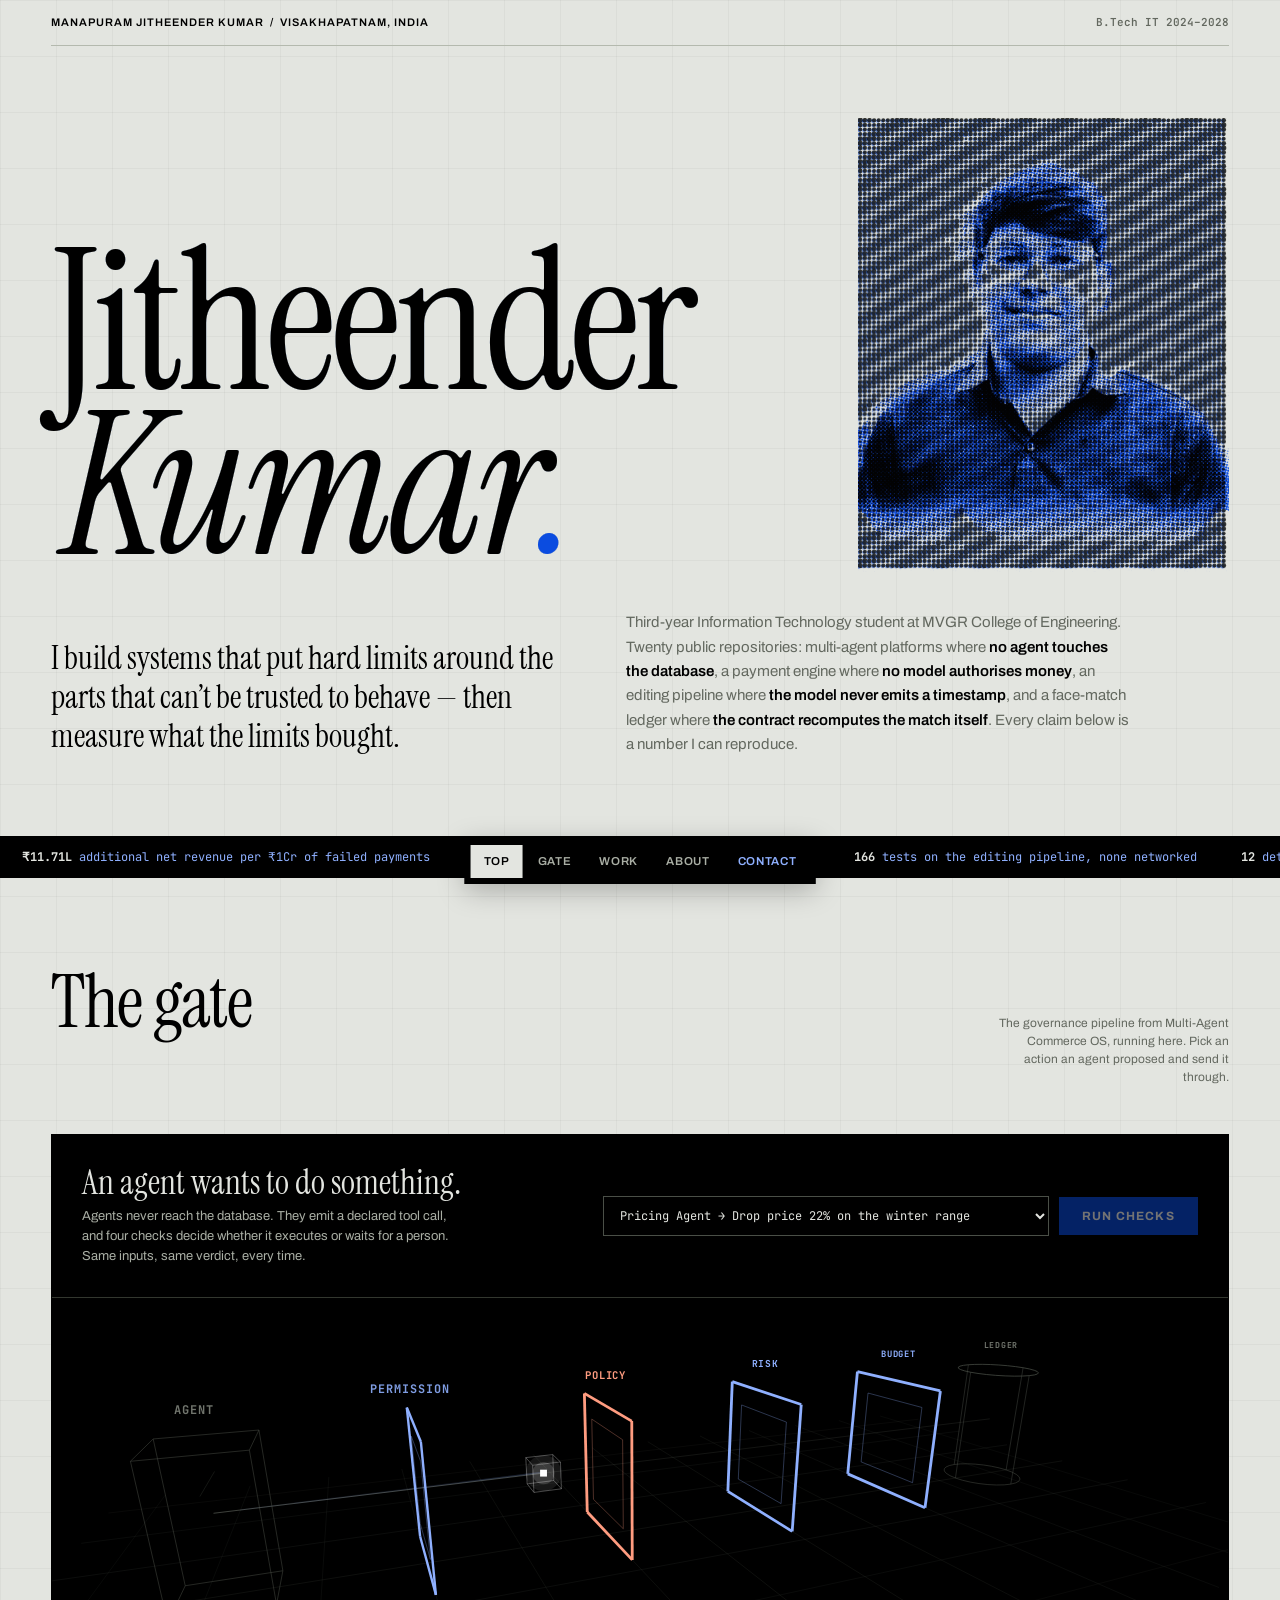
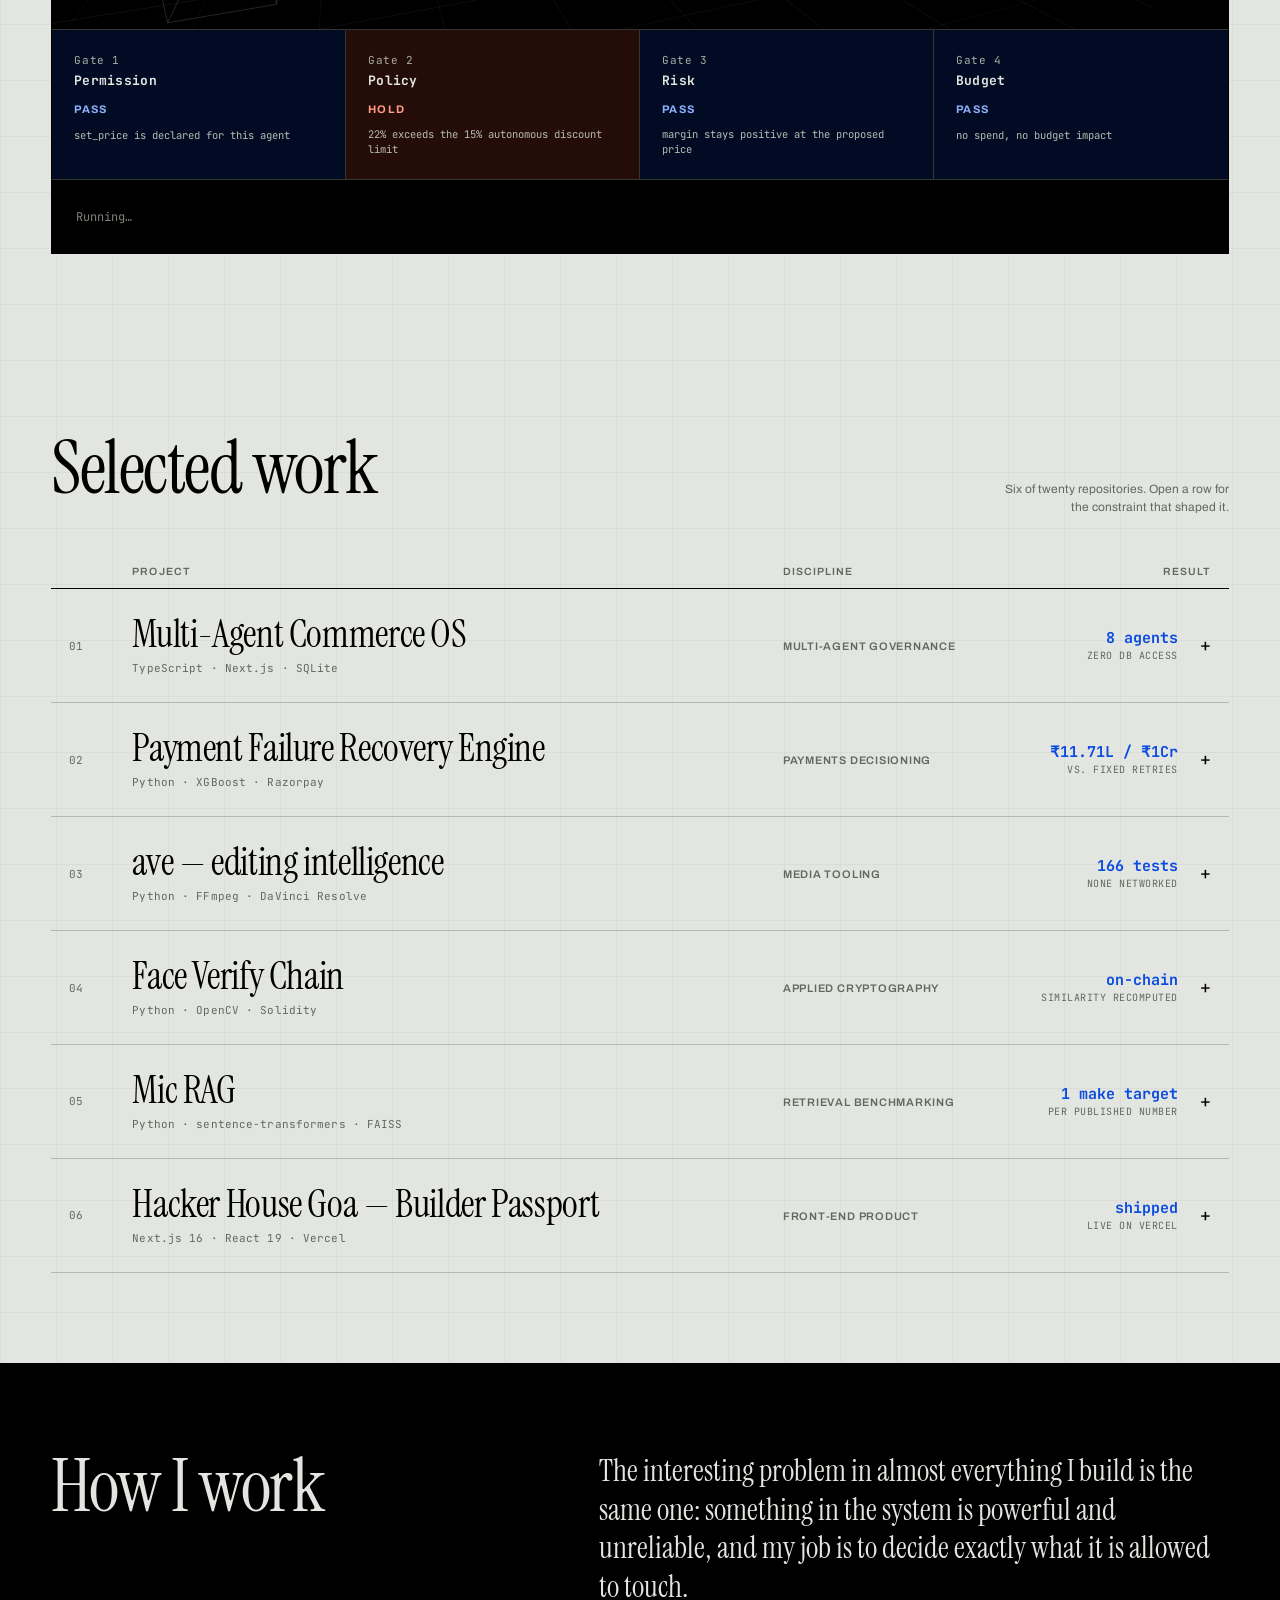
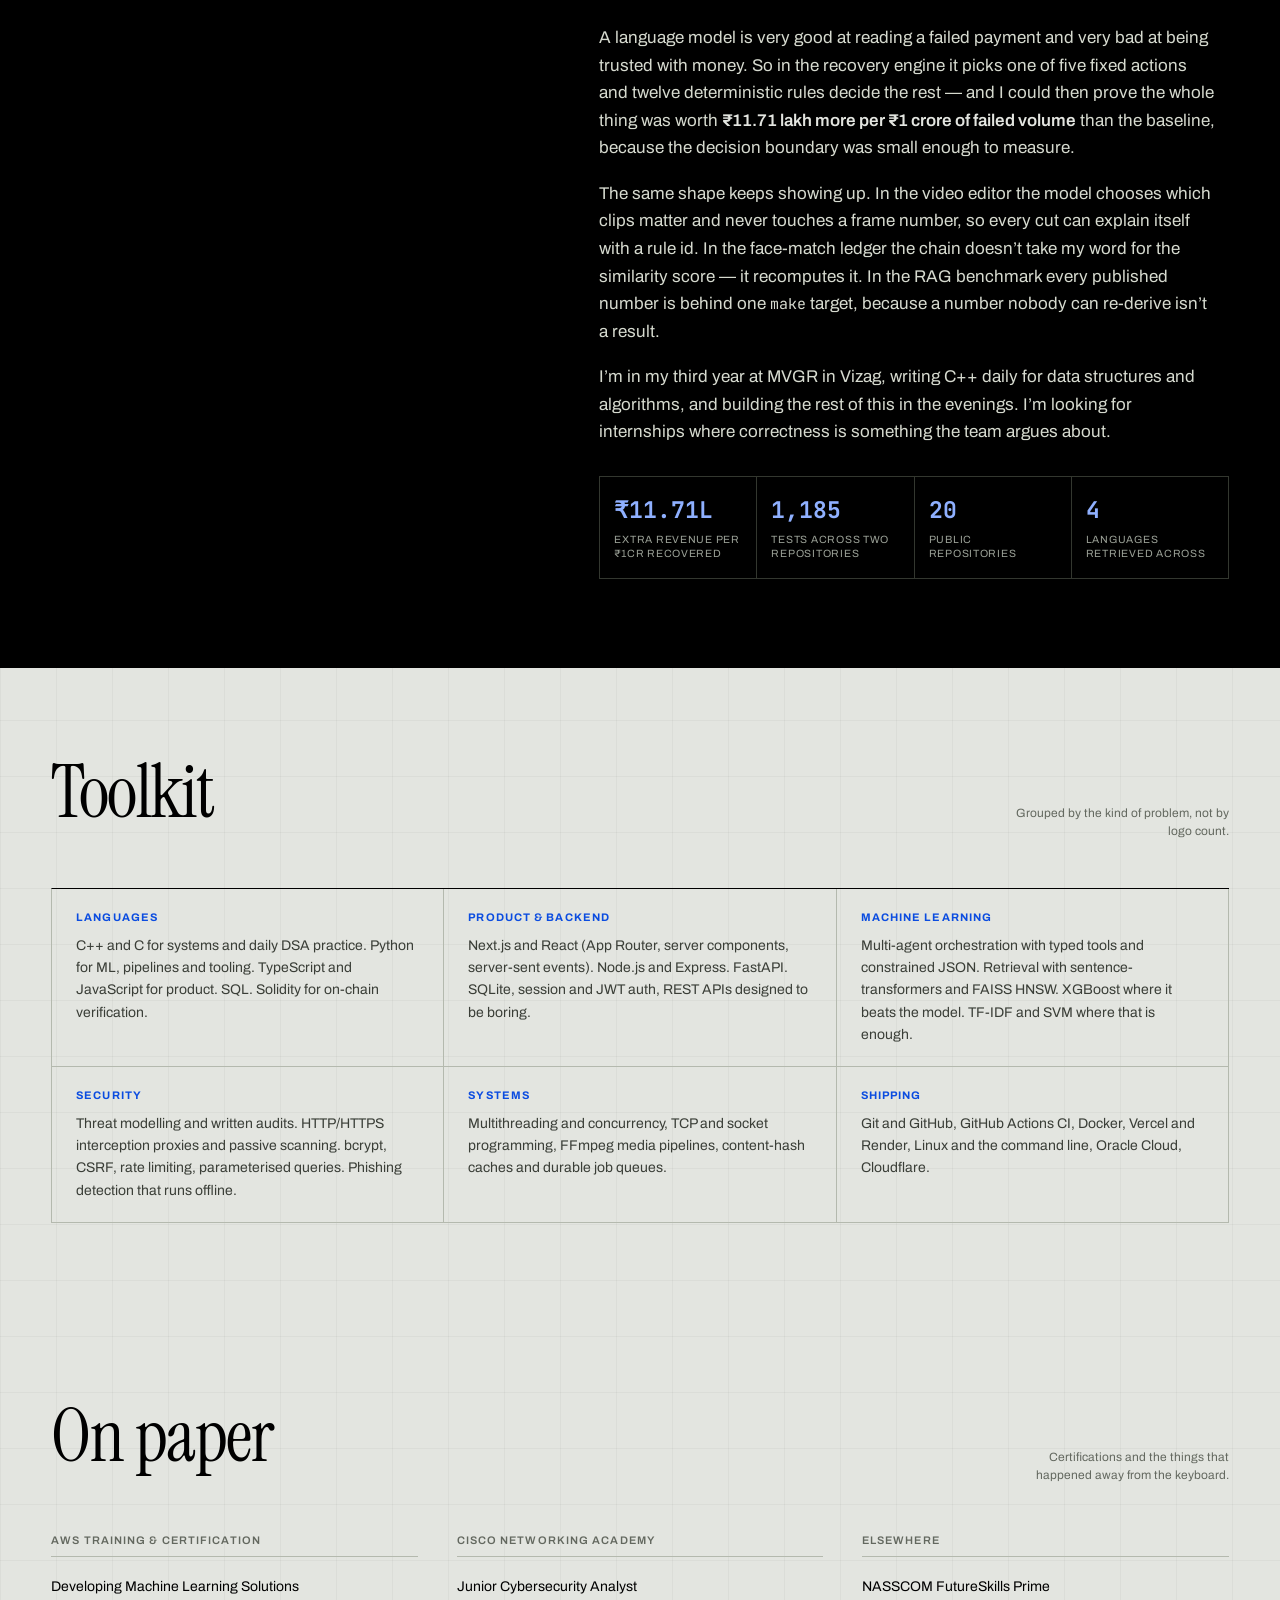
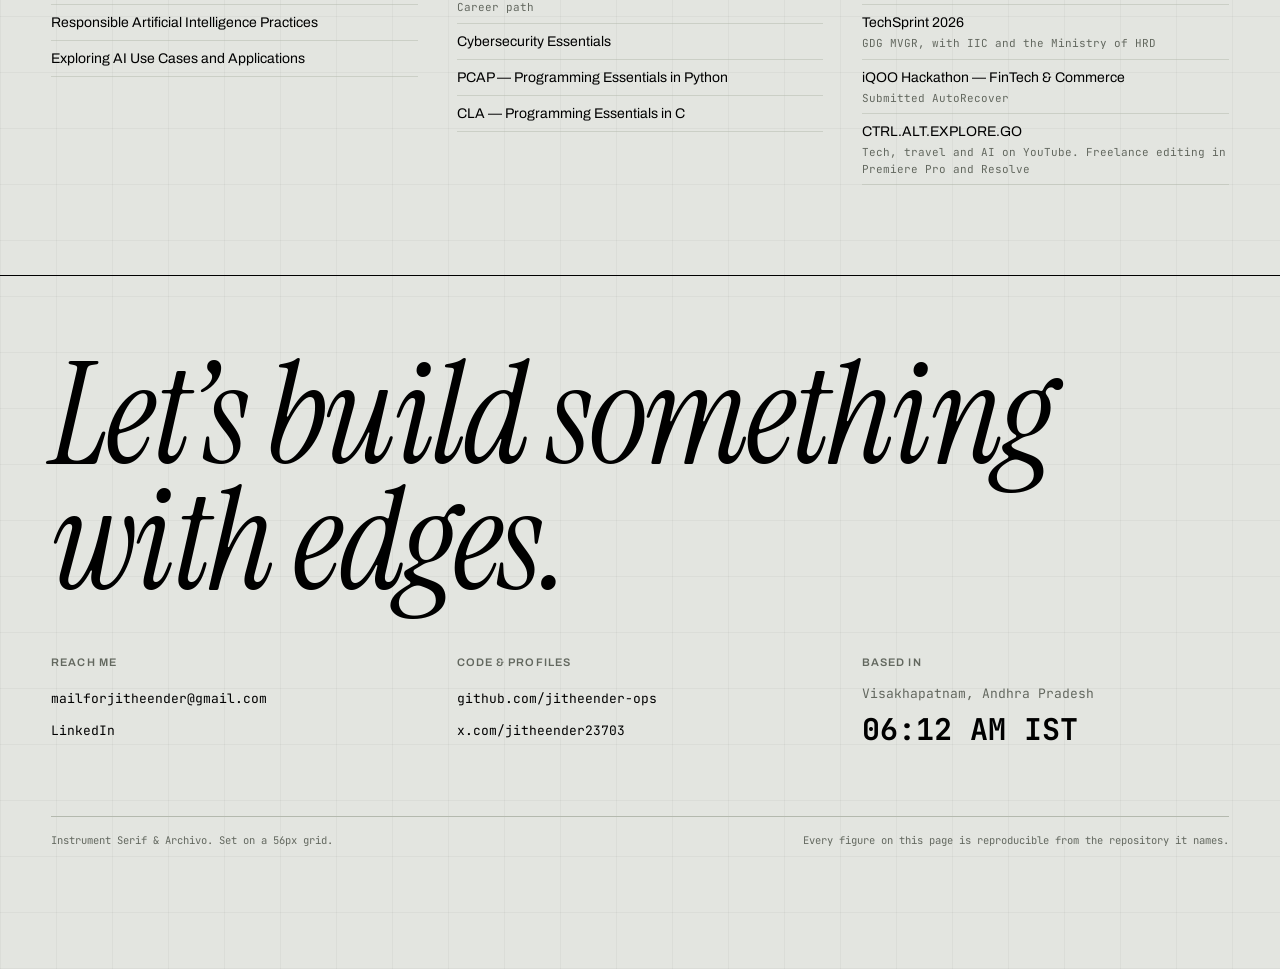
<file: index.html>
<!doctype html>
<html lang="en">
<head>
<meta charset="utf-8">
<meta name="viewport" content="width=device-width, initial-scale=1, viewport-fit=cover">
<meta name="description" content="Manapuram Jitheender Kumar — B.Tech IT student building systems with hard guardrails around the parts that can't be trusted: multi-agent platforms, payment decision engines, on-chain verification.">
<meta property="og:title" content="Jitheender Kumar">
<meta property="og:description" content="I build systems that put hard limits around the parts that can't be trusted to behave — then measure what the limits bought.">
<meta property="og:type" content="website">
<title>Jitheender Kumar</title>
<link rel="icon" href="data:image/svg+xml,%3Csvg xmlns='http://www.w3.org/2000/svg' viewBox='0 0 32 32'%3E%3Crect width='32' height='32' fill='%23E3E5E0'/%3E%3Ccircle cx='16' cy='16' r='7' fill='%230B4CE0'/%3E%3C/svg%3E">
<link rel="preconnect" href="https://fonts.googleapis.com">
<link rel="preconnect" href="https://fonts.gstatic.com" crossorigin>
<link rel="stylesheet" href="https://fonts.googleapis.com/css2?family=Archivo:wght@400;500;600;700&family=Instrument+Serif:ital@0;1&family=JetBrains+Mono:wght@400;700&display=swap">

<style>
:root{
  --paper:#E3E5E0;
  --ink:#000000;
  --dim:#63685F;
  --rule:#B4B9AE;
  --blue:#0B4CE0;
  --serif:"Instrument Serif",Georgia,"Times New Roman",serif;
  --sans:"Archivo","Helvetica Neue",Helvetica,Arial,sans-serif;
  --mono:"JetBrains Mono",ui-monospace,SFMono-Regular,Menlo,monospace;
  --gut:clamp(16px,4vw,56px);
  color-scheme:light;
}

*{box-sizing:border-box}
body{
  margin:0;
  background:var(--paper);
  color:var(--ink);
  font-family:var(--sans);
  font-size:16px;
  line-height:1.5;
  -webkit-font-smoothing:antialiased;
  background-image:
    linear-gradient(to right,rgba(0,0,0,.035) 1px,transparent 1px),
    linear-gradient(to bottom,rgba(0,0,0,.035) 1px,transparent 1px);
  background-size:56px 56px;
}
::selection{background:var(--blue);color:var(--paper)}
a{color:inherit}
:focus-visible{outline:2.5px solid var(--blue);outline-offset:3px}
@media (prefers-reduced-motion:reduce){
  *,*::before,*::after{animation-duration:.001ms!important;animation-iteration-count:1!important;transition-duration:.001ms!important}
}

.wrap{max-width:1360px;margin:0 auto;padding-inline:var(--gut)}

/* ── top bar ───────────────────────────────────────────── */
.topbar{
  display:flex;justify-content:space-between;align-items:center;gap:16px;
  padding-block:14px;border-bottom:1px solid var(--rule);
  font-size:11px;letter-spacing:.09em;text-transform:uppercase;font-weight:600;
}
.topbar span:last-child{font-family:var(--mono);letter-spacing:0;text-transform:none;font-size:11px;color:var(--dim)}

/* ── hero ──────────────────────────────────────────────── */
.hero{padding-top:clamp(28px,6vw,72px);padding-bottom:clamp(20px,3vw,32px)}
.hero h1{
  font-family:var(--serif);font-weight:400;
  font-size:clamp(3.2rem,15.5vw,13.5rem);
  line-height:.82;letter-spacing:-.025em;margin:0;
  text-wrap:balance;
  transform:translate3d(var(--px,0px),var(--py,0px),0) skewY(var(--vsk,0deg));
  transition:transform .4s cubic-bezier(.2,.7,.3,1);
  /* a lift off the page: paper gap, grey slab, then the blue plate missed to one side */
  text-shadow:
    calc(var(--ex,0)*1px) calc(var(--ex,0)*1px) 0 var(--paper),
    calc(var(--ex,0)*2px) calc(var(--ex,0)*2px) 0 var(--rule),
    calc(var(--ex,0)*3px) calc(var(--ex,0)*3px) 0 var(--rule),
    calc(var(--ex,0)*3.6px) calc(var(--ex,0)*3.6px) 0 var(--blue);
}
.hero h1 .given{display:block}
.hero h1 .family{display:block;font-style:italic;margin-left:.06em}
.hero h1 .dot{color:var(--blue)}

.hero-top{display:grid;grid-template-columns:minmax(0,1fr) auto;align-items:end}
.hero-top h1{position:relative;z-index:1;margin-right:-8%}
.portrait-scene{
  position:relative;z-index:2;justify-self:end;align-self:end;
  width:clamp(210px,29vw,420px);
  margin-bottom:-1.5%;
  transform:translate3d(var(--px,0px),var(--py,0px),0);
  transition:transform .4s cubic-bezier(.2,.7,.3,1);
  animation:portrait-in .9s cubic-bezier(.16,.68,.22,1) .15s backwards;
}
@keyframes portrait-in{from{opacity:0;transform:translate3d(0,30px,0)}}
.portrait-scene .portrait{
  display:block;width:100%;height:auto;
  mix-blend-mode:multiply;pointer-events:none;user-select:none;
}
.portrait-scene canvas{
  position:absolute;inset:0;width:100%;height:100%;
  mix-blend-mode:multiply;pointer-events:none;
}

.thesis{
  display:grid;grid-template-columns:minmax(0,1fr) minmax(0,1.15fr);
  gap:clamp(20px,4vw,64px);align-items:end;
  margin-top:clamp(24px,4vw,44px);
}
.thesis p{margin:0;max-width:60ch}
.thesis .lede{
  font-family:var(--serif);font-size:clamp(1.3rem,2.6vw,2rem);line-height:1.22;
}
.thesis .sub{font-size:15px;color:var(--dim);line-height:1.62;max-width:56ch}
.thesis .sub strong{color:var(--ink);font-weight:600}

/* ── ticker ────────────────────────────────────────────── */
.ticker{
  margin-top:clamp(26px,4vw,48px);
  border-block:1px solid var(--ink);
  background:var(--ink);color:var(--paper);
  overflow:hidden;position:relative;
}
.ticker-track{display:flex;width:max-content;animation:slide 46s linear infinite}
.ticker:hover .ticker-track,.ticker:focus-within .ticker-track{animation-play-state:paused}
@keyframes slide{from{transform:translateX(0)}to{transform:translateX(-50%)}}
.ticker-set{display:flex;align-items:center;flex:none}
.ticker-set b{
  font-family:var(--mono);font-size:12px;font-weight:700;
  padding:11px 22px;white-space:nowrap;display:block;
}
.ticker-set b em{font-style:normal;color:#8FB0FF;font-weight:400}

/* ── section heads ─────────────────────────────────────── */
.sec{padding-block:clamp(48px,7vw,104px)}
.sec-head{display:flex;align-items:baseline;justify-content:space-between;gap:20px;flex-wrap:wrap;margin-bottom:clamp(20px,3vw,36px)}
.sec-head h2{
  font-family:var(--serif);font-weight:400;
  font-size:clamp(2.1rem,6vw,4.6rem);line-height:.95;letter-spacing:-.02em;margin:0;
}
.sec-head .note{font-size:12px;color:var(--dim);max-width:34ch;text-align:right;line-height:1.5}

/* ── gate ──────────────────────────────────────────────── */
.gate{background:var(--ink);color:var(--paper);border:1px solid var(--ink)}
.gate-top{padding:clamp(18px,3vw,30px);display:grid;grid-template-columns:minmax(0,1fr) auto;gap:18px;align-items:center}
.gate-top h3{font-family:var(--serif);font-weight:400;font-size:clamp(1.4rem,3vw,2.1rem);margin:0;line-height:1.05}
.gate-top p{margin:6px 0 0;font-size:13px;color:#A9AEA4;max-width:54ch;line-height:1.55}

.gate-controls{display:flex;gap:10px;flex-wrap:wrap;align-items:center}
.gate select{
  font-family:var(--mono);font-size:12px;
  background:transparent;color:var(--paper);border:1px solid #4A4F47;
  padding:10px 12px;border-radius:0;max-width:100%;
}
.gate select option{background:#111;color:#eee}
.run{
  font-family:var(--sans);font-weight:700;font-size:12px;letter-spacing:.1em;text-transform:uppercase;
  background:var(--blue);color:#fff;border:1px solid var(--blue);
  padding:11px 22px;cursor:pointer;border-radius:0;
  transition:background .15s ease;
}
.run:hover{background:#0A3FBB}
.run[disabled]{opacity:.45;cursor:wait}

.gates{display:grid;grid-template-columns:repeat(4,minmax(0,1fr));border-top:1px solid #33372F}
.g{
  border-right:1px solid #33372F;padding:clamp(14px,2vw,22px);
  min-height:132px;display:flex;flex-direction:column;justify-content:space-between;gap:10px;
  opacity:.34;transition:opacity .25s ease,background .25s ease;
}
.g:last-child{border-right:0}
.g.on{opacity:1}
.g.pass{background:rgba(11,76,224,.16)}
.g.hold{background:rgba(180,64,42,.2)}
.g-name{font-family:var(--mono);font-size:11px;letter-spacing:.06em;color:#A9AEA4}
.g-name b{display:block;color:var(--paper);font-size:13px;letter-spacing:.02em;margin-top:3px}
.g-verdict{font-family:var(--sans);font-weight:700;font-size:11px;letter-spacing:.12em;text-transform:uppercase}
.g.pass .g-verdict{color:#8FB0FF}
.g.hold .g-verdict{color:#FF9C80}
.g-why{font-family:var(--mono);font-size:10.5px;line-height:1.45;color:#B7BCB2;min-height:2.8em}

.verdict{
  border-top:1px solid #33372F;padding:clamp(16px,2.4vw,24px);
  display:flex;align-items:center;gap:16px;flex-wrap:wrap;min-height:74px;
}
.stamp{
  font-family:var(--sans);font-weight:700;font-size:clamp(14px,2.4vw,20px);
  letter-spacing:.14em;text-transform:uppercase;
  border:2.5px solid currentColor;padding:7px 16px;
}
.stamp.exec{color:#8FB0FF}
.stamp.park{color:#FF9C80}
.verdict p{margin:0;font-family:var(--mono);font-size:12px;color:#B7BCB2;line-height:1.5;max-width:62ch}
.verdict .idle{font-family:var(--mono);font-size:12px;color:#7D8279}

/* the same gate as a scene: the call travels, the planes decide */
.stage{position:relative;height:clamp(212px,26vw,332px);border-top:1px solid #33372F;overflow:hidden}
.stage canvas{position:absolute;inset:0;width:100%;height:100%;display:block}
@media (max-width:700px){.stage{display:none}}

/* ── ledger ────────────────────────────────────────────── */
.ledger{border-top:1px solid var(--ink)}
.item{border-bottom:1px solid var(--rule)}
.item > summary{
  list-style:none;cursor:pointer;
  display:grid;grid-template-columns:auto minmax(0,1fr) auto;
  gap:clamp(12px,2.4vw,28px);align-items:center;
  padding:clamp(16px,2.4vw,26px) clamp(10px,1.6vw,18px);
  transition:background .16s ease,color .16s ease;
}
.item > summary::-webkit-details-marker{display:none}
.item > summary:hover,.item > summary:focus-visible{background:var(--ink);color:var(--paper)}
.item > summary:hover .i-stack,.item > summary:focus-visible .i-stack{color:#A9AEA4}
.item > summary:hover .i-metric,.item > summary:focus-visible .i-metric{color:#8FB0FF}
.i-idx{font-family:var(--mono);font-size:11px;color:var(--dim)}
.item > summary:hover .i-idx{color:#A9AEA4}
.i-name{font-family:var(--serif);font-size:clamp(1.25rem,3.2vw,2.35rem);line-height:1.05;letter-spacing:-.01em}
.i-stack{font-family:var(--mono);font-size:11px;color:var(--dim);margin-top:5px;letter-spacing:.01em}
.i-right{display:flex;align-items:center;justify-content:flex-end;gap:clamp(10px,2vw,22px)}
.i-disc{display:none;font-size:11px;letter-spacing:.07em;text-transform:uppercase;color:var(--dim);font-weight:600;line-height:1.3}
.item > summary:hover .i-disc,.item > summary:focus-visible .i-disc{color:#A9AEA4}
.ledger-head{display:none}
@media (min-width:1100px){
  .item > summary,.ledger-head{grid-template-columns:2.2rem minmax(0,1fr) 14rem 11rem}
  .i-disc{display:block}
  .ledger-head{
    display:grid;gap:clamp(12px,2.4vw,28px);align-items:baseline;
    padding:0 clamp(10px,1.6vw,18px) 9px;
    font-size:10.5px;letter-spacing:.1em;text-transform:uppercase;color:var(--dim);font-weight:600;
  }
  .ledger-head .h-right{text-align:right}
}
.i-metric{
  font-family:var(--mono);font-size:clamp(12px,1.6vw,15px);font-weight:700;
  color:var(--blue);text-align:right;line-height:1.25;font-variant-numeric:tabular-nums;
}
.i-metric small{display:block;font-weight:400;font-size:10px;color:var(--dim);letter-spacing:.05em;text-transform:uppercase;margin-top:3px}
.item > summary:hover .i-metric small{color:#A9AEA4}
.i-open{font-family:var(--mono);font-size:18px;line-height:1;transition:transform .2s ease}
.item[open] .i-open{transform:rotate(45deg)}

.body{padding:0 clamp(10px,1.6vw,18px) clamp(26px,3.4vw,40px);display:grid;grid-template-columns:minmax(0,1.35fr) minmax(0,1fr);gap:clamp(20px,4vw,56px)}
.body h4{font-size:11px;letter-spacing:.1em;text-transform:uppercase;color:var(--dim);margin:0 0 10px;font-weight:600}
.body ul{margin:0;padding-left:1.05em}
.body li{margin-bottom:9px;line-height:1.55;font-size:14.5px}
.body li::marker{color:var(--blue)}  .constraint{
    border-left:2.5px solid var(--blue);padding:2px 0 2px 16px;margin:0 0 20px;
    font-family:var(--serif);font-size:clamp(1.05rem,2vw,1.35rem);line-height:1.34;
  }

  /* every project opens onto its own exploded stack: what proposes, what
     decides, what changes. Axonometric rather than perspective, because the
     page is a drafting sheet and because it keeps the guide line exact. */
  .stack{grid-column:1/-1;margin-bottom:clamp(10px,1.4vw,18px);padding:clamp(8px,1vw,12px) 0 clamp(14px,2vw,22px);border-bottom:1px solid var(--rule)}
  /* the height contains the rotated plates, which paint well past their own box */
  .stack-view{position:relative;height:clamp(316px,27vw,330px);--gap:74px}
  .stack-stage{
    position:absolute;inset:0;transform-style:preserve-3d;
    transform:rotateX(38deg) rotateZ(calc(-18deg + var(--turn,0deg)));
    transition:transform .18s ease-out;
  }
  .slab{
    position:absolute;left:50%;top:50%;width:min(74%,442px);padding:9px 13px 10px;
    background:var(--paper);border:1px solid var(--ink);
    transform:translate(-50%,-50%) translateZ(calc(var(--gap) * 1.624 * var(--k,0)));
  }
  .slab:nth-child(1){--k:1}
  .slab:nth-child(2){--k:0}
  .slab:nth-child(3){--k:-1}
  .slab em{display:block;font-family:var(--mono);font-size:9px;letter-spacing:.14em;text-transform:uppercase;font-style:normal;color:var(--dim)}
  .slab b{display:block;font-size:14px;line-height:1.22;margin-top:2px;font-weight:600}
  .slab span{display:block;font-family:var(--mono);font-size:10.5px;line-height:1.4;color:var(--dim);margin-top:3px}
  .slab:nth-child(2){
    border-color:var(--blue);border-width:1.5px;
    background-image:repeating-linear-gradient(45deg,rgba(11,76,224,.13) 0 3px,transparent 3px 7px);
  }
  .slab:nth-child(2) em,.slab:nth-child(2) span{color:var(--blue)}
  .slab:nth-child(2) b{color:var(--blue)}
  .spine{position:absolute;left:50%;width:1px}
  .spine.a{top:calc(50% - var(--gap));height:var(--gap);background:var(--blue);opacity:.85}
  .spine.b{top:50%;height:var(--gap);border-left:1px dashed var(--rule)}
  details[open] .slab{animation:fan .5s cubic-bezier(.2,.7,.25,1) both}
  @keyframes fan{
    from{transform:translate(-50%,-50%) translateZ(0)}
    to{transform:translate(-50%,-50%) translateZ(calc(var(--gap) * 1.624 * var(--k,0)))}
  }
  @media (max-width:620px){
    .stack-view{--gap:66px;height:306px}
    .slab{width:min(88%,442px);padding:8px 11px 9px}
    .slab b{font-size:13px}
    /* the x angle stays put: the guide line is computed from it */
    .stack-stage{transform:rotateX(38deg) rotateZ(calc(-12deg + var(--turn,0deg)))}
  }
.spec{width:100%;border-collapse:collapse;font-size:13px}
.spec th,.spec td{text-align:left;padding:8px 0;border-bottom:1px solid var(--rule);vertical-align:top}
.spec th{font-weight:600;color:var(--dim);font-size:11px;letter-spacing:.07em;text-transform:uppercase;width:38%;padding-right:14px}
.spec td{font-family:var(--mono);font-size:12px;line-height:1.5;font-variant-numeric:tabular-nums}
.repo{display:inline-block;margin-top:16px;font-family:var(--mono);font-size:12px;color:var(--blue);text-decoration:none;border-bottom:1px solid var(--blue);padding-bottom:2px}
.repo:hover{background:var(--blue);color:#fff;border-color:var(--blue)}

/* ── about ─────────────────────────────────────────────── */
.about{background:var(--ink);color:var(--paper)}
.about .wrap{padding-block:clamp(48px,7vw,104px)}
.about-grid{display:grid;grid-template-columns:minmax(0,1fr) minmax(0,1.3fr);gap:clamp(24px,5vw,72px)}
.about h2{font-family:var(--serif);font-weight:400;font-size:clamp(2.1rem,6vw,4.6rem);line-height:.95;margin:0;letter-spacing:-.02em}
.about p{margin:0 0 18px;font-size:clamp(15px,1.7vw,17px);line-height:1.62;max-width:62ch;color:#D6DACF}
.about p strong{color:var(--paper);font-weight:600}
.about p:first-child{font-family:var(--serif);font-size:clamp(1.25rem,2.5vw,1.85rem);line-height:1.3;color:var(--paper)}
.facts{display:grid;grid-template-columns:repeat(2,minmax(0,1fr));gap:1px;background:#33372F;border:1px solid #33372F;margin-top:30px}
@media (min-width:1100px){.facts{grid-template-columns:repeat(4,minmax(0,1fr))}}
.fact{background:var(--ink);padding:16px 14px}
.fact b{display:block;font-family:var(--mono);font-size:clamp(17px,2.4vw,23px);font-weight:700;color:#8FB0FF;font-variant-numeric:tabular-nums}
.fact span{display:block;font-size:10.5px;letter-spacing:.07em;text-transform:uppercase;color:#9AA096;margin-top:6px;line-height:1.35}

/* ── toolkit ───────────────────────────────────────────── */
.kit{display:grid;grid-template-columns:repeat(3,minmax(0,1fr));gap:0;border-top:1px solid var(--ink);border-left:1px solid var(--rule)}
@media (max-width:1000px){.kit{grid-template-columns:repeat(2,minmax(0,1fr))}}
@media (max-width:620px){.kit{grid-template-columns:minmax(0,1fr)}}
.kit div{border-bottom:1px solid var(--rule);border-right:1px solid var(--rule);padding:20px clamp(14px,2vw,24px)}
.kit h4{margin:0 0 10px;font-size:11px;letter-spacing:.1em;text-transform:uppercase;color:var(--blue);font-weight:700}
.kit p{margin:0;font-size:14px;line-height:1.58;color:#3A3E37}

/* ── credentials ───────────────────────────────────────── */
.creds{display:grid;grid-template-columns:repeat(auto-fit,minmax(min(100%,280px),1fr));gap:clamp(20px,3vw,44px)}
.creds section h4{margin:0 0 12px;font-size:11px;letter-spacing:.1em;text-transform:uppercase;color:var(--dim);font-weight:600;border-bottom:1px solid var(--rule);padding-bottom:8px}
.creds ul{list-style:none;margin:0;padding:0}
.creds li{font-size:14px;line-height:1.5;padding:7px 0;border-bottom:1px solid rgba(180,185,174,.5)}
.creds li span{display:block;font-family:var(--mono);font-size:11px;color:var(--dim);margin-top:2px}

/* ── footer ────────────────────────────────────────────── */
.foot{border-top:1px solid var(--ink);padding-block:clamp(40px,6vw,80px) 120px}
.foot-mark{
  font-family:var(--serif);font-weight:400;font-style:italic;
  font-size:clamp(2.4rem,11vw,9rem);line-height:.9;letter-spacing:-.02em;margin:0 0 clamp(26px,4vw,48px);
}
.foot-grid{display:grid;grid-template-columns:repeat(auto-fit,minmax(min(100%,220px),1fr));gap:clamp(18px,3vw,40px);align-items:start}
.foot-grid h4{margin:0 0 12px;font-size:11px;letter-spacing:.1em;text-transform:uppercase;color:var(--dim);font-weight:600}
.foot-grid a{display:block;font-family:var(--mono);font-size:13px;padding:6px 0;text-decoration:none;border-bottom:1px solid transparent;width:fit-content;max-width:100%;overflow-wrap:anywhere}
.foot-grid a:hover{color:var(--blue);border-bottom-color:var(--blue)}
.clock{font-family:var(--mono);font-size:13px;color:var(--dim);font-variant-numeric:tabular-nums}
.clock b{color:var(--ink);font-size:clamp(20px,3vw,30px);font-weight:700;display:block;margin-top:4px}
.colophon{margin-top:clamp(30px,4vw,52px);padding-top:16px;border-top:1px solid var(--rule);font-family:var(--mono);font-size:10.5px;color:var(--dim);display:flex;justify-content:space-between;gap:14px;flex-wrap:wrap}

/* ── floating nav ──────────────────────────────────────── */
.dock{
  position:fixed;left:50%;transform:translateX(-50%);
  bottom:0;margin-bottom:max(16px,env(safe-area-inset-bottom,0px));
  z-index:50;display:flex;gap:2px;
  background:var(--ink);padding:5px;border:1px solid var(--ink);
  box-shadow:0 6px 28px rgba(0,0,0,.26);max-width:calc(100vw - 24px);
}
.dock a{
  font-size:11.5px;font-weight:600;letter-spacing:.06em;text-transform:uppercase;
  color:#A9AEA4;text-decoration:none;padding:8px 13px;white-space:nowrap;
  transition:background .14s ease,color .14s ease;
}
.dock a:hover,.dock a.here{background:var(--paper);color:var(--ink)}
.dock a.cta{color:#8FB0FF}
.dock a.cta:hover{background:var(--blue);color:#fff}

@media (max-width:900px){
  .hero-top{grid-template-columns:minmax(0,1fr)}
  .hero-top h1{margin-right:0}
  .portrait{width:min(66%,310px);margin-top:-4%;margin-bottom:0}
  .thesis,.about-grid,.body{grid-template-columns:minmax(0,1fr)}
  .sec-head .note{text-align:left}
  .gates{grid-template-columns:repeat(2,minmax(0,1fr))}
  .g:nth-child(2n){border-right:0}
  .g:nth-child(-n+2){border-bottom:1px solid #33372F}
  .gate-top{grid-template-columns:minmax(0,1fr)}
}
@media (max-width:560px){
  .item > summary{grid-template-columns:auto minmax(0,1fr);row-gap:10px}
  .i-idx{grid-row:1}
  .i-right{grid-column:1/-1;justify-content:space-between}
  .i-metric{text-align:left}
  .dock a{padding:8px 9px;font-size:10.5px}
}

/* ══ cinematic depth layer ═══════════════════════════════
   sections arrive from depth like a dolly move; titles shear
   with scroll velocity; controls lean toward the hand. */
.rv{
  transform:perspective(900px) translate3d(0,30px,-46px) rotateX(5deg);
  opacity:0;transform-origin:50% 100%;
}
.rv.on{
  opacity:1;transform:none;
  transition:opacity .85s cubic-bezier(.16,.68,.22,1) var(--d,0s),
             transform .85s cubic-bezier(.16,.68,.22,1) var(--d,0s);
}
.sec-head h2,.about h2{transform:skewY(var(--vsk,0deg));will-change:transform}
.mag{transition:transform .3s cubic-bezier(.2,.7,.3,1.6),background-color .16s ease,color .16s ease,border-color .16s ease}

html.xcur-on,html.xcur-on *{cursor:none!important}
.xcur{
  position:fixed;left:0;top:0;z-index:2147483000;pointer-events:none;
  width:34px;height:34px;margin:-17px 0 0 -17px;border:1.5px solid var(--ink);border-radius:50%;
  opacity:0;
  transition:width .18s ease,height .18s ease,margin .18s ease,border-color .18s ease,opacity .25s ease;
  will-change:transform;
}
.xcur.live{opacity:.9}
.xcur i{position:absolute;left:50%;top:50%;width:5px;height:5px;margin:-2.5px 0 0 -2.5px;border-radius:50%;background:var(--blue)}
.xcur.hot{width:54px;height:54px;margin:-27px 0 0 -27px;border-color:var(--blue);opacity:1}
.xcur.down{width:22px;height:22px;margin:-11px 0 0 -11px}
.ink-off canvas{display:none}
</style>

</head>
<body>
<div class="wrap">
  <div class="topbar">
    <span>Manapuram Jitheender Kumar &nbsp;/&nbsp; Visakhapatnam, India</span>
    <span id="yr">B.Tech IT 2024–2028</span>
  </div>
</div>

<!-- ══ HERO ══ -->
<header class="wrap hero" id="top">
  <div class="hero-top">
    <h1>
      <span class="given">Jitheender</span>
      <span class="family">Kumar<span class="dot">.</span></span>
    </h1>
    <div class="portrait-scene">
      <img class="portrait" src="portrait.png" width="980" height="1200"
           alt="Manapuram Jitheender Kumar, printed as a two-colour halftone.">
      <canvas id="inkdots" aria-hidden="true"></canvas>
    </div>
  </div>

  <div class="thesis">
    <p class="lede">I build systems that put hard limits around the parts that can’t be trusted to behave — then measure what the limits bought.</p>
    <p class="sub">Third-year Information Technology student at MVGR College of Engineering. Twenty public repositories: multi-agent platforms where <strong>no agent touches the database</strong>, a payment engine where <strong>no model authorises money</strong>, an editing pipeline where <strong>the model never emits a timestamp</strong>, and a face-match ledger where <strong>the contract recomputes the match itself</strong>. Every claim below is a number I can reproduce.</p>
  </div>
</header>

<div class="ticker" aria-label="Measured results from selected projects">
  <div class="ticker-track" id="tick"></div>
</div>

<!-- ══ GATE ══ -->
<section class="wrap sec" id="gate">
  <div class="sec-head">
    <h2>The gate</h2>
    <p class="note">The governance pipeline from Multi-Agent Commerce OS, running here. Pick an action an agent proposed and send it through.</p>
  </div>

  <div class="gate">
    <div class="gate-top">
      <div>
        <h3>An agent wants to do something.</h3>
        <p>Agents never reach the database. They emit a declared tool call, and four checks decide whether it executes or waits for a person. Same inputs, same verdict, every time.</p>
      </div>
      <div class="gate-controls">
        <label for="action" class="sr-only" style="position:absolute;left:-9999px">Proposed action</label>
        <select id="action"></select>
        <button class="run" id="run" type="button">Run checks</button>
      </div>
    </div>

    <div class="stage" id="stage" aria-hidden="true"><canvas id="gate3d"></canvas></div>

    <div class="gates" id="gates"></div>

    <div class="verdict" id="verdict">
      <span class="idle">Ready.</span>
    </div>
  </div>
</section>

<!-- ══ WORK ══ -->
<section class="wrap sec" id="work">
  <div class="sec-head">
    <h2>Selected work</h2>
    <p class="note">Six of twenty repositories. Open a row for the constraint that shaped it.</p>
  </div>
  <div class="ledger-head" aria-hidden="true">
    <span></span>
    <span>Project</span>
    <span>Discipline</span>
    <span class="h-right">Result</span>
  </div>
  <div class="ledger" id="ledger"></div>
</section>

<!-- ══ ABOUT ══ -->
<section class="about" id="about">
  <div class="wrap">
    <div class="about-grid">
      <h2>How I work</h2>
      <div>
        <p>The interesting problem in almost everything I build is the same one: something in the system is powerful and unreliable, and my job is to decide exactly what it is allowed to touch.</p>
        <p>A language model is very good at reading a failed payment and very bad at being trusted with money. So in the recovery engine it picks one of five fixed actions and twelve deterministic rules decide the rest — and I could then prove the whole thing was worth <strong>₹11.71 lakh more per ₹1 crore of failed volume</strong> than the baseline, because the decision boundary was small enough to measure.</p>
        <p>The same shape keeps showing up. In the video editor the model chooses which clips matter and never touches a frame number, so every cut can explain itself with a rule id. In the face-match ledger the chain doesn’t take my word for the similarity score — it recomputes it. In the RAG benchmark every published number is behind one <code style="font-family:var(--mono);font-size:.88em">make</code> target, because a number nobody can re-derive isn’t a result.</p>
        <p>I’m in my third year at MVGR in Vizag, writing C++ daily for data structures and algorithms, and building the rest of this in the evenings. I’m looking for internships where correctness is something the team argues about.</p>
        <div class="facts" id="facts"></div>
      </div>
    </div>
  </div>
</section>

<!-- ══ TOOLKIT ══ -->
<section class="wrap sec" id="toolkit">
  <div class="sec-head">
    <h2>Toolkit</h2>
    <p class="note">Grouped by the kind of problem, not by logo count.</p>
  </div>
  <div class="kit">
    <div>
      <h4>Languages</h4>
      <p>C++ and C for systems and daily DSA practice. Python for ML, pipelines and tooling. TypeScript and JavaScript for product. SQL. Solidity for on-chain verification.</p>
    </div>
    <div>
      <h4>Product &amp; backend</h4>
      <p>Next.js and React (App Router, server components, server-sent events). Node.js and Express. FastAPI. SQLite, session and JWT auth, REST APIs designed to be boring.</p>
    </div>
    <div>
      <h4>Machine learning</h4>
      <p>Multi-agent orchestration with typed tools and constrained JSON. Retrieval with sentence-transformers and FAISS HNSW. XGBoost where it beats the model. TF-IDF and SVM where that is enough.</p>
    </div>
    <div>
      <h4>Security</h4>
      <p>Threat modelling and written audits. HTTP/HTTPS interception proxies and passive scanning. bcrypt, CSRF, rate limiting, parameterised queries. Phishing detection that runs offline.</p>
    </div>
    <div>
      <h4>Systems</h4>
      <p>Multithreading and concurrency, TCP and socket programming, FFmpeg media pipelines, content-hash caches and durable job queues.</p>
    </div>
    <div>
      <h4>Shipping</h4>
      <p>Git and GitHub, GitHub Actions CI, Docker, Vercel and Render, Linux and the command line, Oracle Cloud, Cloudflare.</p>
    </div>
  </div>
</section>

<!-- ══ CREDENTIALS ══ -->
<section class="wrap sec" id="credentials">
  <div class="sec-head">
    <h2>On paper</h2>
    <p class="note">Certifications and the things that happened away from the keyboard.</p>
  </div>
  <div class="creds">
    <section>
      <h4>AWS Training &amp; Certification</h4>
      <ul>
        <li>Developing Machine Learning Solutions</li>
        <li>Responsible Artificial Intelligence Practices</li>
        <li>Exploring AI Use Cases and Applications</li>
      </ul>
    </section>
    <section>
      <h4>Cisco Networking Academy</h4>
      <ul>
        <li>Junior Cybersecurity Analyst<span>Career path</span></li>
        <li>Cybersecurity Essentials</li>
        <li>PCAP — Programming Essentials in Python</li>
        <li>CLA — Programming Essentials in C</li>
      </ul>
    </section>
    <section>
      <h4>Elsewhere</h4>
      <ul>
        <li>NASSCOM FutureSkills Prime</li>
        <li>TechSprint 2026<span>GDG MVGR, with IIC and the Ministry of HRD</span></li>
        <li>iQOO Hackathon — FinTech &amp; Commerce<span>Submitted AutoRecover</span></li>
        <li>CTRL.ALT.EXPLORE.GO<span>Tech, travel and AI on YouTube. Freelance editing in Premiere Pro and Resolve</span></li>
      </ul>
    </section>
  </div>
</section>

<!-- ══ FOOT ══ -->
<footer class="wrap foot" id="contact">
  <p class="foot-mark">Let’s build something<br>with edges.</p>
  <div class="foot-grid">
    <div>
      <h4>Reach me</h4>
      <a href="mailto:mailforjitheender@gmail.com">mailforjitheender@gmail.com</a>
      <a href="https://www.linkedin.com/in/jitheender-manapuram-a299a83a8/" target="_blank" rel="noopener">LinkedIn</a>
    </div>
    <div>
      <h4>Code &amp; profiles</h4>
      <a href="https://github.com/jitheender-ops" target="_blank" rel="noopener">github.com/jitheender-ops</a>
      <a href="https://x.com/jitheender23703" target="_blank" rel="noopener">x.com/jitheender23703</a>
    </div>
    <div>
      <h4>Based in</h4>
      <p class="clock">Visakhapatnam, Andhra Pradesh<b id="clock">—</b></p>
    </div>
  </div>
  <div class="colophon">
    <span>Instrument Serif &amp; Archivo. Set on a 56px grid.</span>
    <span>Every figure on this page is reproducible from the repository it names.</span>
  </div>
</footer>

<nav class="dock" aria-label="Sections">
  <a href="#top">Top</a>
  <a href="#gate">Gate</a>
  <a href="#work">Work</a>
  <a href="#about">About</a>
  <a href="#contact" class="cta">Contact</a>
</nav>

<script>
(function(){
  "use strict";

  /* ─── ticker ──────────────────────────────────────── */
  var FACTS = [
    ["₹11.71L", "additional net revenue per ₹1Cr of failed payments"],
    ["1,019", "tests passing in CI on the recovery engine"],
    ["166", "tests on the editing pipeline, none networked"],
    ["12", "deterministic guardrail rules before any money moves"],
    ["8", "specialised agents, zero database access"],
    ["2,124", "seeded orders the agents reason over"],
    ["15%", "fewer retry attempts than the fixed baseline"],
    ["5,000 × 5", "scenarios × seeds behind that number"],
    ["4", "languages in the retrieval benchmark"],
    ["20", "public repositories"]
  ];
  var tick = document.getElementById("tick");
  function tset(){
    var d = document.createElement("div");
    d.className = "ticker-set";
    FACTS.forEach(function(f){
      var b = document.createElement("b");
      b.appendChild(document.createTextNode(f[0] + " "));
      var em = document.createElement("em");
      em.textContent = f[1];
      b.appendChild(em);
      d.appendChild(b);
    });
    return d;
  }
  tick.appendChild(tset());
  tick.appendChild(tset().cloneNode(true));

  /* ─── facts panel ─────────────────────────────────── */
  var PANEL = [
    ["₹11.71L", "Extra revenue per ₹1Cr recovered"],
    ["1,185", "Tests across two repositories"],
    ["20", "Public repositories"],
    ["4", "Languages retrieved across"]
  ];
  var fw = document.getElementById("facts");
  PANEL.forEach(function(p){
    var d = document.createElement("div");
    d.className = "fact";
    var b = document.createElement("b"); b.textContent = p[0];
    var s = document.createElement("span"); s.textContent = p[1];
    d.appendChild(b); d.appendChild(s); fw.appendChild(d);
  });

  /* ─── the gate ────────────────────────────────────── */
  var GATES = ["Permission", "Policy", "Risk", "Budget"];
  var ACTIONS = [
    {
      label: "Reorder 400 units of SKU-1188 — ₹18,200",
      agent: "Inventory Agent",
      checks: [
        ["PASS", "create_purchase_order is declared for this agent"],
        ["PASS", "supplier on the approved list, lead time 6d"],
        ["PASS", "stockout in 4d, confidence 0.91"],
        ["PASS", "₹18,200 under the ₹25,000 ceiling"]
      ],
      out: ["exec", "Executed. Purchase order raised, written to the audit log, and the position re-measured after fulfilment."]
    },
    {
      label: "Drop price 22% on the winter range",
      agent: "Pricing Agent",
      checks: [
        ["PASS", "set_price is declared for this agent"],
        ["HOLD", "22% exceeds the 15% autonomous discount limit"],
        ["PASS", "margin stays positive at the proposed price"],
        ["PASS", "no spend, no budget impact"]
      ],
      out: ["park", "Parked for human approval. One check failed, so nothing ran — the agent cannot retry its way past a policy limit."]
    },
    {
      label: "Refund ₹1,499 to a disputed order",
      agent: "Customer Agent",
      checks: [
        ["PASS", "issue_refund is declared for this agent"],
        ["PASS", "within the 30-day refund window"],
        ["HOLD", "dispute open — refunding now forfeits the case"],
        ["PASS", "₹1,499 under the ₹2,000 ceiling"]
      ],
      out: ["park", "Parked for human approval. Risk froze it: the money is small, the consequence is not."]
    },
    {
      label: "Email 12,000 customers about the outage",
      agent: "CEO Agent",
      checks: [
        ["HOLD", "send_bulk_email is not declared for any agent"],
        ["—", "not evaluated — the first gate already stopped it"],
        ["—", "not evaluated"],
        ["—", "not evaluated"]
      ],
      out: ["park", "Refused at the first gate. An undeclared tool has no path to execution at all, which is the point."]
    }
  ];

  var sel = document.getElementById("action");
  ACTIONS.forEach(function(a, i){
    var o = document.createElement("option");
    o.value = String(i);
    o.textContent = a.agent + "  →  " + a.label;
    sel.appendChild(o);
  });

  var gwrap = document.getElementById("gates");
  var cells = GATES.map(function(name, i){
    var g = document.createElement("div");
    g.className = "g";
    var n = document.createElement("div");
    n.className = "g-name";
    n.appendChild(document.createTextNode("Gate " + (i + 1)));
    var b = document.createElement("b"); b.textContent = name;
    n.appendChild(b);
    var v = document.createElement("div"); v.className = "g-verdict"; v.textContent = "—";
    var w = document.createElement("div"); w.className = "g-why";
    g.appendChild(n); g.appendChild(v); g.appendChild(w);
    gwrap.appendChild(g);
    return { el: g, verdict: v, why: w };
  });

  var vwrap = document.getElementById("verdict");
  var runBtn = document.getElementById("run");
  var timers = [];
  var reduced = window.matchMedia && window.matchMedia("(prefers-reduced-motion: reduce)").matches;

  /* ── the same gate, in depth ──────────────────────────────────────────
     Hand-rolled perspective on a 2D canvas, so the page stays one file
     with no dependency. The packet is driven by the verdicts that fill
     the four columns below: it cannot cross a plane whose check has not
     come back, so the drawing can never disagree with the log. */
  var gate3d = (function(){
    var cvs = document.getElementById("gate3d");
    var band = document.getElementById("stage");
    function bail(){ if (band) band.style.display = "none"; return null; }
    if (!cvs || !cvs.getContext) return bail();
    var ctx = cvs.getContext("2d");
    if (!ctx) return bail();
    /* the stage is hidden under 700px by css, so "live" is measured, not assumed */

    var LIVE = !reduced;                 // motion off renders a single honest frame
    var W = 1, H = 1, DPR = 1, F = 800;  // F is the focal length in css pixels

    /* world units: X is the path of the call, Y is up, Z is depth */
    var PX = [-6, -2, 2, 6], BOX = 1.5;
    var AGENT_X = -9.6, DB_X = 9.6, FLOOR = -1.5, RAIL = 0.15;
    var CAM = { yaw: -0.42, pitch: 0.30, dist: 15.5, tx: -1.2, ty: 0.1 };

    var par = { x: 0, y: 0, tx: 0, ty: 0 };
    var S = {
      t: 3, x: AGENT_X, tx: AGENT_X, lift: 0,
      cage: 0, cageOn: false, store: 0, storeOn: false, trail: [],
      g: [{ v: null, t: 0 }, { v: null, t: 0 }, { v: null, t: 0 }, { v: null, t: 0 }]
    };
    var running = false, raf = 0, last = 0, onScreen = false;

    /* ── camera ── */
    function unit(v){ var l = Math.sqrt(v[0]*v[0] + v[1]*v[1] + v[2]*v[2]) || 1; return [v[0]/l, v[1]/l, v[2]/l]; }
    function cross(a, b){ return [a[1]*b[2] - a[2]*b[1], a[2]*b[0] - a[0]*b[2], a[0]*b[1] - a[1]*b[0]]; }

    function view(){
      var yaw = CAM.yaw + par.x + (LIVE ? Math.sin(S.t * 0.17) * 0.05 : 0);
      var pit = CAM.pitch + par.y, cp = Math.cos(pit);
      var c = [CAM.tx + CAM.dist * cp * Math.sin(yaw), CAM.ty + CAM.dist * Math.sin(pit), CAM.dist * cp * Math.cos(yaw)];
      var f = unit([CAM.tx - c[0], CAM.ty - c[1], -c[2]]);
      var r = unit(cross(f, [0, 1, 0]));
      return { c: c, f: f, r: r, u: cross(r, f) };
    }
    function pr(v, cam){
      var d = [v[0] - cam.c[0], v[1] - cam.c[1], v[2] - cam.c[2]];
      var z = d[0]*cam.f[0] + d[1]*cam.f[1] + d[2]*cam.f[2];
      if (z < 0.9) return null;
      var x = d[0]*cam.r[0] + d[1]*cam.r[1] + d[2]*cam.r[2];
      var y = d[0]*cam.u[0] + d[1]*cam.u[1] + d[2]*cam.u[2];
      return { x: W*0.5 + F*x/z, y: H*0.5 - F*y/z, k: F/z, z: z };
    }
    function depth(v, cam){ var p = pr(v, cam); return p ? p.z : 1e6; }

    /* ── primitives ── */
    function line(a, b, col, w, cam, al){
      var p = pr(a, cam), q = pr(b, cam);
      if (!p || !q) return;
      ctx.strokeStyle = col; ctx.lineWidth = w; ctx.globalAlpha = (al == null ? 1 : al);
      ctx.beginPath(); ctx.moveTo(p.x, p.y); ctx.lineTo(q.x, q.y); ctx.stroke();
      ctx.globalAlpha = 1;
    }
    function ring(x, y, z, r, plane, col, cam, al, w){
      var i, a, ca, sa, p, started = false;
      ctx.strokeStyle = col; ctx.lineWidth = w || 1; ctx.globalAlpha = (al == null ? 1 : al);
      ctx.beginPath();
      for (i = 0; i <= 32; i++){
        a = i/32 * Math.PI*2; ca = Math.cos(a)*r; sa = Math.sin(a)*r;
        p = pr(plane === 0 ? [x+ca, y+sa, z] : plane === 1 ? [x, y+ca, z+sa] : [x+ca, y, z+sa], cam);
        if (!p){ started = false; continue; }
        if (!started){ ctx.moveTo(p.x, p.y); started = true; } else ctx.lineTo(p.x, p.y);
      }
      ctx.stroke(); ctx.globalAlpha = 1;
    }
    function text(str, at, col, cam, al, align){
      var p = pr(at, cam); if (!p) return;
      var size = Math.max(8, Math.min(12, 10 * (p.k / (F / CAM.dist))));
      ctx.font = "700 " + size.toFixed(1) + "px 'JetBrains Mono', ui-monospace, monospace";
      try { ctx.letterSpacing = "0.09em"; } catch(e){}
      ctx.fillStyle = col; ctx.globalAlpha = (al == null ? 1 : al);
      ctx.textAlign = align || "center";
      ctx.fillText(str, p.x, p.y);
      ctx.textAlign = "left"; ctx.globalAlpha = 1;
    }

    /* ── props ── */
    function drawGate(i, cam){
      var g = S.g[i], x = PX[i], col = "#4A4F47", al = 0.5, w = 1, pulse = g.t;
      if (g.v === "PASS"){ col = "#8FB0FF"; al = 0.75; }
      else if (g.v === "HOLD"){ col = "#FF9C80"; al = 0.8; }
      else if (g.v === "SKIP"){ col = "#4A4F47"; al = 0.16; pulse = 0; }
      else if (Math.abs(S.x - (x - 0.42)) < 0.9 && LIVE) al += Math.sin(S.t * 9) * 0.16;
      al = Math.min(1, Math.max(0.06, al + pulse * 0.5));
      w += pulse * 1.8;
      var c = [[x,-BOX,-BOX],[x,BOX,-BOX],[x,BOX,BOX],[x,-BOX,BOX]];
      line(c[0], c[1], col, w, cam, al); line(c[1], c[2], col, w, cam, al);
      line(c[2], c[3], col, w, cam, al); line(c[3], c[0], col, w, cam, al);
      var s = BOX*0.66, d = [[x,-s,-s],[x,s,-s],[x,s,s],[x,-s,s]];
      line(d[0], d[1], col, 1, cam, al*0.3); line(d[1], d[2], col, 1, cam, al*0.3);
      line(d[2], d[3], col, 1, cam, al*0.3); line(d[3], d[0], col, 1, cam, al*0.3);
      text(GATES[i].toUpperCase(), [x, BOX + 0.6, 0],
           g.v === "HOLD" ? "#FF9C80" : g.v === "PASS" ? "#8FB0FF" : "#7D8279",
           cam, Math.min(1, 0.5 + pulse * 0.5));
    }
    function drawAgent(cam){
      var x = AGENT_X, hw = 0.85, y0 = FLOOR, y1 = 1.45, z0 = -0.75, z1 = 0.75;
      var v = [[x-hw,y0,z0],[x-hw,y1,z0],[x-hw,y1,z1],[x-hw,y0,z1],
               [x+hw,y0,z0],[x+hw,y1,z0],[x+hw,y1,z1],[x+hw,y0,z1]];
      var E = [[0,1],[1,2],[2,3],[3,0],[4,5],[5,6],[6,7],[7,4],[0,4],[1,5],[2,6],[3,7]];
      for (var i = 0; i < E.length; i++) line(v[E[i][0]], v[E[i][1]], "#4A4F47", 1, cam, 0.5);
      line([x, y1*0.5, z0], [x, y1*0.5, z1], "#4A4F47", 1, cam, 0.28);
      text("AGENT", [x, y1 + 0.55, 0], "#7D8279", cam, 0.9);
    }
    function drawDB(cam){
      var r = 1.0, y0 = FLOOR, y1 = 1.55, i, a = Math.PI*2/28, an;
      for (i = 0; i < 28; i++){
        an = i * a;
        line([DB_X + Math.cos(an)*r, y0, Math.sin(an)*r], [DB_X + Math.cos(an+a)*r, y0, Math.sin(an+a)*r], "#4A4F47", 1, cam, 0.5);
        line([DB_X + Math.cos(an)*r, y1, Math.sin(an)*r], [DB_X + Math.cos(an+a)*r, y1, Math.sin(an+a)*r], "#4A4F47", 1, cam, 0.75);
      }
      for (i = 0; i < 4; i++){
        an = i * Math.PI/2;
        line([DB_X + Math.cos(an)*r, y0, Math.sin(an)*r], [DB_X + Math.cos(an)*r, y1, Math.sin(an)*r], "#4A4F47", 1, cam, 0.45);
      }
      if (S.store > 0.02) ring(DB_X, y1, 0, r + (1 - S.store) * 2.4, 2, "#8FB0FF", cam, 0.75 * S.store, 1);
      text("LEDGER", [DB_X, y1 + 0.62, 0], S.store > 0.3 ? "#8FB0FF" : "#7D8279", cam, 0.9);
    }
    function drawCage(cam){
      var y = RAIL + S.lift, r = 1.15, al = S.cage;
      ring(S.x, y, 0, r, 0, "#FF9C80", cam, 0.5 * al, 1);
      ring(S.x, y, 0, r, 1, "#FF9C80", cam, 0.4 * al, 1);
      ring(S.x, y, 0, r, 2, "#FF9C80", cam, 0.4 * al, 1);
      ring(S.x, FLOOR + 0.02, 0, r * 0.8, 2, "#FF9C80", cam, 0.2 * al, 1);
      text("→ PERSON", [S.x + 1.5, y + 0.7, 0], "#FF9C80", cam, 0.95 * al, "left");
    }
    function drawTrail(cam){
      var n = S.trail.length, col = S.cage > 0.35 ? "#FF9C80" : "#8FB0FF";
      for (var i = 1; i < n; i++) line(S.trail[i-1], S.trail[i], col, 1.4, cam, 0.04 + (i/n) * 0.2);
    }
    function drawPacket(cam){
      var y = RAIL + S.lift, held = S.cage > 0.35;
      var col = held ? "#FF9C80" : (S.store > 0.3 ? "#8FB0FF" : "#FFFFFF");
      var p = pr([S.x, y, 0], cam); if (!p) return;
      var side = Math.max(5, Math.min(9, 6.5 * (p.k / (F / CAM.dist)))), i;
      ctx.fillStyle = col;
      ctx.globalAlpha = 0.09; ctx.beginPath(); ctx.arc(p.x, p.y, side * 2.6, 0, Math.PI*2); ctx.fill();
      ctx.globalAlpha = 0.16; ctx.beginPath(); ctx.arc(p.x, p.y, side * 1.6, 0, Math.PI*2); ctx.fill();
      ctx.globalAlpha = 1; ctx.fillRect(p.x - side/2, p.y - side/2, side, side);
      var e = 0.3, vtx = [];
      for (var ix = -1; ix <= 1; ix += 2) for (var iy = -1; iy <= 1; iy += 2) for (var iz = -1; iz <= 1; iz += 2)
        vtx.push([S.x + ix*e, y + iy*e, iz*e]);
      var E = [[0,1],[0,2],[0,4],[1,3],[1,5],[2,3],[2,6],[3,7],[4,5],[4,6],[5,7],[6,7]];
      for (i = 0; i < E.length; i++) line(vtx[E[i][0]], vtx[E[i][1]], col, 1, cam, 0.28);
    }

    /* ── frame ── */
    function snap(){
      S.x = S.tx; S.lift = S.cageOn ? 0.25 : 0; S.trail = [];
      S.cage = S.cageOn ? 1 : 0; S.store = S.storeOn ? 1 : 0;
    }
    function draw(){
      if (W < 10 || H < 10) return;
      if (!LIVE) snap();
      ctx.setTransform(DPR, 0, 0, DPR, 0, 0);
      ctx.clearRect(0, 0, W, H);
      var cam = view(), i, a, plane;

      for (i = -12; i <= 12; i += 2){
        a = 0.09 + 0.1 * (1 - Math.abs(i) / 16);
        line([i, FLOOR, -7], [i, FLOOR, 7], "#4A4F47", 1, cam, a);
      }
      for (i = -6; i <= 6; i += 2){
        a = 0.09 + 0.1 * (1 - Math.abs(i) / 9);
        line([-13, FLOOR, i], [13, FLOOR, i], "#4A4F47", 1, cam, a);
      }

      /* what the call has already crossed reads solid, the rest is still a plan */
      line([AGENT_X, RAIL, 0], [Math.max(AGENT_X, S.x), RAIL, 0], "#7D8279", 1, cam, 0.5);
      line([Math.max(AGENT_X, S.x), RAIL, 0], [DB_X, RAIL, 0], "#4A4F47", 1, cam, 0.26);

      plane = [{ z: depth([AGENT_X, 0, 0], cam), f: function(){ drawAgent(cam); } },
               { z: depth([DB_X, 0, 0], cam), f: function(){ drawDB(cam); } }];
      PX.forEach(function(px, idx){ plane.push({ z: depth([px, 0, 0], cam), f: function(){ drawGate(idx, cam); } }); });
      plane.sort(function(p, q){ return q.z - p.z; });
      plane.forEach(function(p){ p.f(); });

      drawTrail(cam);
      if (S.cage > 0.02) drawCage(cam);
      drawPacket(cam);
    }

    /* ── motion ── */
    function step(dt){
      S.t += dt;
      var ease = 1 - Math.exp(-8 * dt);
      S.x += (S.tx - S.x) * ease;
      S.lift += ((S.cageOn ? 0.25 : 0) - S.lift) * (1 - Math.exp(-4 * dt));
      S.cage += ((S.cageOn ? 1 : 0) - S.cage) * (1 - Math.exp(-5 * dt));
      S.store += ((S.storeOn ? 1 : 0) - S.store) * (1 - Math.exp(-5 * dt));
      for (var i = 0; i < S.g.length; i++) if (S.g[i].t > 0) S.g[i].t = Math.max(0, S.g[i].t - dt / 0.9);
      par.x += (par.tx - par.x) * (1 - Math.exp(-3 * dt));
      par.y += (par.ty - par.y) * (1 - Math.exp(-3 * dt));
      S.trail.push([S.x, RAIL + S.lift + Math.sin(S.t * 2.1) * 0.05, 0]);
      if (S.trail.length > 26) S.trail.shift();
    }
    function settled(){
      if (Math.abs(S.tx - S.x) > 0.002) return false;
      if (Math.abs(par.tx - par.x) > 0.0015 || Math.abs(par.ty - par.y) > 0.0015) return false;
      if (Math.abs((S.cageOn ? 1 : 0) - S.cage) > 0.004) return false;
      if (Math.abs((S.storeOn ? 1 : 0) - S.store) > 0.004) return false;
      if (Math.abs((S.cageOn ? 0.25 : 0) - S.lift) > 0.004) return false;
      for (var i = 0; i < S.g.length; i++) if (S.g[i].t > 0.01) return false;
      return true;
    }
    function loop(ts){
      raf = 0;
      if (!running) return;
      var dt = last ? Math.min(0.05, (ts - last) / 1000) : 0.016;
      last = ts;
      step(dt); draw();
      if (settled()) stop();
      else if (running) raf = requestAnimationFrame(loop);
    }
    function start(){
      if (!LIVE || running || W < 10) return;
      running = true; last = 0;
      raf = requestAnimationFrame(loop);
    }
    function stop(){ running = false; if (raf) cancelAnimationFrame(raf); raf = 0; }
    function paint(){ if (!running){ if (!LIVE) snap(); draw(); } }
    function sync(){
      if (!LIVE) return;
      if (onScreen && document.visibilityState !== "hidden") start();
      else stop();
    }

    /* ── wiring ── */
    function resize(){
      var r = cvs.getBoundingClientRect();
      if (r.width < 10 || r.height < 10){ W = 0; H = 0; stop(); return; }
      W = Math.round(r.width); H = Math.round(r.height);
      DPR = Math.min(window.devicePixelRatio || 1, 1.5);
      F = Math.max(W * 0.58, H * 1.45);
      if (cvs.width !== Math.round(W * DPR) || cvs.height !== Math.round(H * DPR)){
        cvs.width = Math.round(W * DPR); cvs.height = Math.round(H * DPR);
      }
      paint();
    }
    resize();
    if (window.ResizeObserver){ try { new ResizeObserver(resize).observe(cvs.parentNode); } catch(e){} }
    window.addEventListener("resize", resize);
    if (document.fonts && document.fonts.ready) document.fonts.ready.then(function(){ paint(); });

    var stageEl = band;
    if (stageEl){
      stageEl.addEventListener("pointermove", function(e){
        if (!LIVE) return;
        var r = cvs.getBoundingClientRect();
        par.tx = ((e.clientX - r.left) / r.width - 0.5) * 0.17;
        par.ty = ((e.clientY - r.top) / r.height - 0.5) * -0.11;
        sync();
      });
      stageEl.addEventListener("pointerleave", function(){ par.tx = 0; par.ty = 0; });
    }
    if ("IntersectionObserver" in window){
      new IntersectionObserver(function(es){
        if (!es.length) return;
        onScreen = es[0].isIntersecting;
        sync();
      }, { threshold: 0 }).observe(document.querySelector(".gate"));
    } else onScreen = true;
    document.addEventListener("visibilitychange", sync);

    return {
      begin: function(){
        S.x = AGENT_X; S.tx = PX[0]; S.trail = []; S.t = 3;
        S.lift = 0; S.cage = 0; S.store = 0; S.cageOn = false; S.storeOn = false;
        S.g.forEach(function(g){ g.v = null; g.t = 0; });
        paint(); sync();
      },
      hit: function(i, v){
        var g = S.g[i]; if (!g) return;
        g.v = v; g.t = v === "SKIP" ? 0 : 1;
        /* every check is still evaluated and reported after a hold, but a
           parked call never moves again — the planes light, the packet stops */
        if (v === "PASS" && !S.cageOn) S.tx = i < PX.length - 1 ? PX[i + 1] : DB_X;
        else if (v === "HOLD"){ S.tx = PX[i] - 0.42; S.cageOn = true; }
        paint(); sync();
      },
      reset: function(){
        S.x = AGENT_X; S.tx = AGENT_X; S.trail = []; S.lift = 0; S.cage = 0; S.store = 0;
        S.cageOn = false; S.storeOn = false;
        S.g.forEach(function(g){ g.v = null; g.t = 0; });
        paint();
      },
      settle: function(out){
        if (out === "exec"){ S.storeOn = true; S.tx = DB_X; } else S.cageOn = true;
        paint(); sync();
      }
    };
  })();
  var gate3dNoop = { begin: function(){}, hit: function(){}, reset: function(){}, settle: function(){} };
  var g3 = gate3d || gate3dNoop;

  function reset(){
    timers.forEach(clearTimeout); timers = [];
    cells.forEach(function(c){
      c.el.className = "g";
      c.verdict.textContent = "—";
      c.why.textContent = "";
    });
    vwrap.textContent = "";
    var s = document.createElement("span");
    s.className = "idle";
    s.textContent = "Running…";
    vwrap.appendChild(s);
  }

  function settle(a){
    vwrap.textContent = "";
    var stamp = document.createElement("span");
    stamp.className = "stamp " + (a.out[0] === "exec" ? "exec" : "park");
    stamp.textContent = a.out[0] === "exec" ? "Executed" : "Parked for human";
    var p = document.createElement("p");
    p.textContent = a.out[1];
    vwrap.appendChild(stamp);
    vwrap.appendChild(p);
    g3.settle(a.out[0]);
    runBtn.disabled = false;
  }

  function run(){
    var a = ACTIONS[Number(sel.value)];
    reset();
    g3.begin();
    runBtn.disabled = true;
    var step = reduced ? 0 : 420;

    a.checks.forEach(function(chk, i){
      timers.push(setTimeout(function(){
        var c = cells[i];
        var pass = chk[0] === "PASS";
        var skipped = chk[0] === "—";
        c.el.className = "g on" + (skipped ? "" : pass ? " pass" : " hold");
        c.verdict.textContent = skipped ? "Not reached" : (pass ? "Pass" : "Hold");
        c.why.textContent = chk[1];
        g3.hit(i, skipped ? "SKIP" : pass ? "PASS" : "HOLD");
      }, step * i));
    });

    timers.push(setTimeout(function(){ settle(a); }, step * a.checks.length + (reduced ? 0 : 260)));
  }

  runBtn.addEventListener("click", run);
  sel.addEventListener("change", function(){
    timers.forEach(clearTimeout); timers = [];
    g3.reset();
    cells.forEach(function(c){ c.el.className = "g"; c.verdict.textContent = "—"; c.why.textContent = ""; });
    vwrap.textContent = "";
    var s = document.createElement("span");
    s.className = "idle";
    s.textContent = "Ready. Press run checks.";
    vwrap.appendChild(s);
    runBtn.disabled = false;
  });

  /* ─── ledger ──────────────────────────────────────── */
  var WORK = [
    {
      name: "Multi-Agent Commerce OS",
      disc: "Multi-agent governance",
      layers: [
        ["proposes", "8 specialised agents", "read events, emit declared tool calls"],
        ["decides", "permission → policy → risk → budget", "typed tools, configured limits"],
        ["changes", "SQLite and an append-only audit trail", "reached only after all four verdicts"]
      ],
      stack: "TypeScript · Next.js · SQLite",
      metric: "8 agents",
      metricLabel: "zero db access",
      constraint: "Agents cannot touch the database. They can only call declared tools, and every call passes permission, policy, risk and budget before anything changes.",
      points: [
        "An operating layer for an online business: eight specialised agents observe events, investigate with typed tools, collaborate on findings, and act under a deterministic governance pipeline.",
        "Low-risk actions execute on their own; anything above the configured limits parks for a human. Every run leaves an audit trail.",
        "Ask it why sales dropped and five agents run: analytics decomposes revenue into traffic × conversion × AOV, isolates a mobile payment failure rate of 4.5% against 1.6% elsewhere, and the CEO agent ranks the findings. Nothing scripted — computed from 2,124 seeded orders."
      ],
      spec: [
        ["Agents", "8, each with its own tool permissions"],
        ["Governance", "permission → policy → risk → budget"],
        ["Seeded data", "2,124 orders, self-seeding on first request"],
        ["Runs offline", "no API key, no cloud account, no local model"]
      ],
      repo: "github.com/jitheender-ops/commerce-os"
    },
    {
      name: "Payment Failure Recovery Engine",
      disc: "Payments decisioning",
      layers: [
        ["proposes", "one of five fixed actions", "hard declines never reach a model"],
        ["decides", "twelve deterministic rules", "the only thing that can authorise money"],
        ["changes", "UPI Autopay, links, timed retries", "inside RBI e-mandate limits"]
      ],
      stack: "Python · XGBoost · Razorpay",
      metric: "₹11.71L / ₹1Cr",
      metricLabel: "vs. fixed retries",
      constraint: "No language model ever directly authorises money movement. It picks one of five fixed actions; twelve deterministic rules decide whether that action is allowed to run.",
      points: [
        "Decides whether, when, and on which rail to retry a failed Indian payment. Hard declines never reach the model at all.",
        "Measured ₹11.71 lakh additional net revenue per ₹1 crore of failed volume against a fixed three-retry baseline — at 15% fewer attempts and zero false retries, over 5,000 scenarios across 5 seeds. XGBoost beat the LLM agent.",
        "Sending the link is the easy half. The engine reads the reply too: a promise to pay puts the case to sleep until that date, an instalment plan becomes a chain of promises, a dispute freezes and escalates, and a Hinglish voice call gets a grounded answer or an honest “I don’t know”.",
        "Where the customer authorises a UPI Autopay mandate the debit collects itself, inside RBI’s e-mandate rules — a 24-hour pre-debit notice enforced by the guardrail, and never offered above the ₹15,000 authentication-exempt ceiling, because an unattended debit is not lawful there."
      ],
      spec: [
        ["Evaluation", "5,000 scenarios × 5 seeds, mean ± σ"],
        ["Guardrails", "12 rules, all violations reported"],
        ["Tests", "1,019 passing, CI on 3.11 and 3.13"],
        ["Compliance", "RBI e-mandate, 24h notice, ₹15,000 ceiling"]
      ],
      repo: "github.com/jitheender-ops/payment-recovery-engine"
    },
    {
      name: "ave — editing intelligence",
      disc: "Media tooling",
      layers: [
        ["proposes", "selections and labels", "the model never emits a frame number"],
        ["decides", "deterministic Python", "every cut answers with a rule id and its inputs"],
        ["changes", "an FCPXML timeline in Resolve", "166 tests, none networked"]
      ],
      stack: "Python · FFmpeg · DaVinci Resolve",
      metric: "166 tests",
      metricLabel: "none networked",
      constraint: "The model never sees a frame and never emits a timestamp. It gets transcript text and a media index, and returns selections and labels. Every cut point and zoom value is computed by deterministic Python.",
      points: [
        "Measures how a reference video is edited into an “Edit DNA”, applies that style to your own footage, and builds the result as a DaVinci Resolve timeline — revisable in plain English, with every version kept.",
        "Writes FCPXML rather than driving Resolve’s scripting API, after establishing the API cannot add a transition at all: the word never appears in Blackmagic’s scripting documentation. The file format expresses strictly more, works on the free edition, and makes the pipeline a pure function you can unit-test without launching Resolve.",
        "Cuts are transcript-aware: fillers are excised, no cut lands mid-word, and cuts near a sentence end are pulled onto it. Silence alone kept a fragment of an “um” as its own clip and truncated “dog” mid-word; the transcript fixes both.",
        "Because nothing is sampled, every edit answers “why is this cut here?” with a rule id and its inputs."
      ],
      spec: [
        ["Build artifact", "FCPXML, with an FCP7 XML fallback"],
        ["Captions", "ffmpeg + libass, not Fusion"],
        ["Tests", "166, none networked, none sleeping"],
        ["Determinism", "LLM returns labels only"]
      ],
      repo: "github.com/jitheender-ops/ai-editing-claud"
    },
    {
      name: "Face Verify Chain",
      disc: "Applied cryptography",
      layers: [
        ["proposes", "a YuNet + SFace embedding", "plus the reverse-image search response"],
        ["decides", "the contract recomputes similarity", "and reverts below the threshold"],
        ["changes", "burn-tx calldata, chain re-derived", "verified at 0.8308"]
      ],
      stack: "Python · OpenCV · Solidity",
      metric: "on-chain",
      metricLabel: "similarity recomputed",
      constraint: "The chain does not take the match on trust. The contract holds the query embedding and a threshold, recomputes cosine similarity on submission, and reverts below it.",
      points: [
        "Face scan → reverse-image search across the web → a tamper-evident record, where the chain itself judges the face match.",
        "SHA-256 custody hashes chain across the embedding, the raw search response and the match record; the root is anchored as Ethereum transaction calldata, so tampering with the face, the search, or the match all break verification.",
        "Re-verification never trusts stored hashes — it re-derives the whole chain from raw evidence and checks it against the burn transaction and the contract.",
        "Closes the oracle gap: nothing on-chain can bind an embedding to a live web post, so a final step re-downloads the post image, re-hashes and re-embeds it, and compares all three values against what the contract stored."
      ],
      spec: [
        ["Detection", "YuNet + SFace, 128-d embedding, ~60ms warm"],
        ["Search", "Google Lens via Serper, candidates re-embedded"],
        ["Chain", "burn-tx calldata + FaceVerifier contract"],
        ["Verified run", "similarity 0.8308, chain valid"]
      ],
      repo: "github.com/jitheender-ops/face-chain-verify"
    },
    {
      name: "Mic RAG",
      disc: "Retrieval benchmarking",
      layers: [
        ["proposes", "multilingual-e5-small, 384-d", "or a stdlib fallback with no downloads"],
        ["decides", "one make target per number", "a figure you can’t re-derive isn’t a result"],
        ["changes", "reports stamped with their embedder", "chunking, recall, HNSW latency"]
      ],
      stack: "Python · sentence-transformers · FAISS",
      metric: "1 make target",
      metricLabel: "per published number",
      constraint: "A number you can’t re-derive on demand is a number nobody believes. Every reported figure is regenerated by a single make target.",
      points: [
        "Multilingual retrieval over ai4bharat’s MS MARCO-XI in Hindi, Tamil, Bengali and English — chosen because its relevance labels are human, so the benchmark isn’t scoring a generator against itself.",
        "Measured chunking strategies, calibrated score floors on held-out sets, and benchmarked exact search against FAISS HNSW to find where recall stops paying for latency.",
        "Runs with no downloads at all on a stdlib bag-of-words fallback — same signatures, worse numbers, and every report header stamps which embedder produced its figures."
      ],
      spec: [
        ["Corpus", "ai4bharat/MSMARCO-XI, streamed, human labels"],
        ["Embedder", "multilingual-e5-small, 384-d, 512 tokens"],
        ["Languages", "Hindi, Tamil, Bengali, English"],
        ["Offline mode", "stdlib hashed backend, zero downloads"]
      ],
      repo: "github.com/jitheender-ops/rag-model"
    },
    {
      name: "Hacker House Goa — Builder Passport",
      disc: "Front-end product",
      layers: [
        ["proposes", "card state in React 19", "Next.js 16, App Router"],
        ["decides", "it has to build on a machine that isn’t yours", "before the deadline, not after"],
        ["changes", "Satori OG images, PNG export, Vercel", "live"]
      ],
      stack: "Next.js 16 · React 19 · Vercel",
      metric: "shipped",
      metricLabel: "live on vercel",
      constraint: "A hackathon build, which is its own constraint: the deploy has to work before the deadline, on a machine that isn’t yours.",
      points: [
        "Full-stack web app generating shareable digital “builder passport” ID cards for event attendees, with dynamic Open Graph images through next/og and Satori.",
        "Traced a font-loading failure to Git LFS serving pointer files instead of the real font binaries — a bug that looks like a Satori problem and isn’t.",
        "Resolved pnpm lockfile mismatches between local and Vercel build environments to unblock CI/CD, and built high-resolution PNG export with html-to-image, pausing CSS animation and handling glassmorphism during capture."
      ],
      spec: [
        ["Framework", "Next.js 16, React 19, App Router"],
        ["OG images", "next/og (Satori), generated per card"],
        ["Export", "html-to-image, high-resolution PNG"],
        ["Deploy", "Vercel, live"]
      ],
      repo: "github.com/jitheender-ops/hacker-house-goa-builder-passport"
    }
  ];

  var led = document.getElementById("ledger");

  WORK.forEach(function(w, i){
    var d = document.createElement("details");
    d.className = "item";

    var s = document.createElement("summary");

    var idx = document.createElement("span");
    idx.className = "i-idx";
    idx.textContent = (i + 1 < 10 ? "0" : "") + (i + 1);

    var mid = document.createElement("div");
    var nm = document.createElement("div"); nm.className = "i-name"; nm.textContent = w.name;
    var st = document.createElement("div"); st.className = "i-stack"; st.textContent = w.stack;
    mid.appendChild(nm); mid.appendChild(st);

    var dc = document.createElement("div");
    dc.className = "i-disc";
    dc.textContent = w.disc;

    var right = document.createElement("div"); right.className = "i-right";
    var mt = document.createElement("div"); mt.className = "i-metric";
    mt.appendChild(document.createTextNode(w.metric));
    var sm = document.createElement("small"); sm.textContent = w.metricLabel;
    mt.appendChild(sm);
    var op = document.createElement("span"); op.className = "i-open"; op.setAttribute("aria-hidden", "true"); op.textContent = "+";
    right.appendChild(mt); right.appendChild(op);

    s.appendChild(idx); s.appendChild(mid); s.appendChild(dc); s.appendChild(right);
    d.appendChild(s);

    var body = document.createElement("div"); body.className = "body";

    /* the exploded view of that project's own constraint */
    var stack = document.createElement("div");
    stack.className = "stack";
    stack.setAttribute("aria-hidden", "true");
    var view = document.createElement("div"); view.className = "stack-view";
    var sa = document.createElement("span"); sa.className = "spine a";
    var sb = document.createElement("span"); sb.className = "spine b";
    var stage = document.createElement("div"); stage.className = "stack-stage";
    (w.layers || []).forEach(function(L){
      var slab = document.createElement("div"); slab.className = "slab";
      var em = document.createElement("em"); em.textContent = L[0];
      var nm = document.createElement("b"); nm.textContent = L[1];
      var nt = document.createElement("span"); nt.textContent = L[2];
      slab.appendChild(em); slab.appendChild(nm); slab.appendChild(nt);
      stage.appendChild(slab);
    });
    view.appendChild(sa); view.appendChild(sb); view.appendChild(stage);
    stack.appendChild(view);
    if (!reduced && w.layers){
      stack.addEventListener("pointermove", function(e){
        var r = stack.getBoundingClientRect();
        stage.style.setProperty("--turn", (((e.clientX - r.left) / r.width - 0.5) * 9).toFixed(2) + "deg");
      });
      stack.addEventListener("pointerleave", function(){ stage.style.setProperty("--turn", "0deg"); });
    }
    body.appendChild(stack);

    var left = document.createElement("div");
    var con = document.createElement("p"); con.className = "constraint"; con.textContent = w.constraint;
    var h4a = document.createElement("h4"); h4a.textContent = "What it does";
    var ul = document.createElement("ul");
    w.points.forEach(function(p){ var li = document.createElement("li"); li.textContent = p; ul.appendChild(li); });
    left.appendChild(con); left.appendChild(h4a); left.appendChild(ul);

    var rightCol = document.createElement("div");
    var h4b = document.createElement("h4"); h4b.textContent = "Specification";
    var tb = document.createElement("table"); tb.className = "spec";
    var tbody = document.createElement("tbody");
    w.spec.forEach(function(row){
      var tr = document.createElement("tr");
      var th = document.createElement("th"); th.scope = "row"; th.textContent = row[0];
      var td = document.createElement("td"); td.textContent = row[1];
      tr.appendChild(th); tr.appendChild(td); tbody.appendChild(tr);
    });
    tb.appendChild(tbody);
    var a = document.createElement("a");
    a.className = "repo"; a.href = "https://" + w.repo; a.target = "_blank"; a.rel = "noopener";
    a.textContent = w.repo;
    rightCol.appendChild(h4b); rightCol.appendChild(tb); rightCol.appendChild(a);

    body.appendChild(left); body.appendChild(rightCol);
    d.appendChild(body);
    led.appendChild(d);
  });

  /* ─── clock (IST) ─────────────────────────────────── */
  var clk = document.getElementById("clock");
  function tickClock(){
    try {
      clk.textContent = (new Date().toLocaleTimeString("en-IN", {
        timeZone: "Asia/Kolkata", hour: "2-digit", minute: "2-digit", hour12: true
      }) + " IST").toUpperCase();
    } catch (e) {
      clk.textContent = "IST";
    }
  }
  tickClock();
  setInterval(tickClock, 20000);

  /* ─── dock active state ───────────────────────────── */
  var links = Array.prototype.slice.call(document.querySelectorAll(".dock a"));
  // toolkit and credentials carry on from About, so they light the same lamp
  var ROUTE = [["top","top"],["gate","gate"],["work","work"],["about","about"],
               ["toolkit","about"],["credentials","about"],["contact","contact"]];
  // measured live rather than cached: the gate panel changes height when it runs
  function mark(){
    var y = window.pageYOffset + window.innerHeight * 0.35;
    var cur = "top";
    ROUTE.forEach(function(r){
      var el = document.getElementById(r[0]);
      if (el && el.getBoundingClientRect().top + window.pageYOffset <= y) cur = r[1];
    });
    links.forEach(function(l){ l.classList.toggle("here", l.getAttribute("href") === "#" + cur); });
  }
  var queued = false;
  function onScroll(){
    if (queued) return;
    queued = true;
    requestAnimationFrame(function(){ queued = false; mark(); });
  }
  mark();
  window.addEventListener("scroll", onScroll, { passive: true });
  window.addEventListener("resize", onScroll);
  window.addEventListener("load", mark);

  /* ─── cinematic depth layer ───────────────────────
     three instruments: a scroll camera (dolly-in reveals,
     velocity shear on titles), a magnetic hand on controls,
     and the living halftone. All paused or flattened when
     the visitor asks for reduced motion. */
  var vh = window.innerHeight;

  /* camera: sections arrive from depth once, staggered */
  var RVS = ".sec-head,.gate-top,.stage,.gates,.verdict,.item,.stack-view," +
            ".thesis,.ticker,.about-grid,.kit div,.creds section,.foot-mark,.foot-grid";
  var rvs = Array.prototype.slice.call(document.querySelectorAll(RVS));
  var rvQ = [];
  rvs.forEach(function(el, i){
    el.classList.add("rv");
    el.style.setProperty("--d", ((i % 4) * 0.07).toFixed(2) + "s");
    rvQ.push(el);
  });
  if ("IntersectionObserver" in window){
    var rio = new IntersectionObserver(function(es){
      es.forEach(function(e){
        if (!e.isIntersecting) return;
        e.target.classList.add("on");
        rio.unobserve(e.target);
      });
    }, { rootMargin: "0px 0px -12% 0px", threshold: 0 });
    rvQ.forEach(function(el){ rio.observe(el); });
  } else {
    rvQ.forEach(function(el){ el.classList.add("on"); });
  }

  /* velocity shear + hero drift: rAF-throttled scroll readback */
  var sQ = false, lastY = window.pageYOffset, lastT = 0, vsk = 0;
  var h1 = document.querySelector(".hero h1");
  var psc = document.querySelector(".portrait-scene");
  var h2s = Array.prototype.slice.call(document.querySelectorAll(".sec-head h2,.about h2"));
  window.addEventListener("resize", function(){ vh = window.innerHeight; });
  function frame(t){
    var y = window.pageYOffset;
    var dt = Math.max(16, t - lastT); lastT = t;
    var v = (y - lastY) / dt;          // px per ms, signed
    lastY = y;
    var target = Math.max(-4, Math.min(4, v * 260));
    vsk += (target - vsk) * 0.12;      // ease toward scroll velocity
    if (Math.abs(vsk) < 0.04) vsk = 0;
    if (h1) h1.style.setProperty("--vsk", vsk.toFixed(3) + "deg");
    for (var hi = 0; hi < h2s.length; hi++) h2s[hi].style.setProperty("--vsk", (vsk * 0.6).toFixed(3) + "deg");

    /* hero elements part as you leave it — a slow dolly past them */
    if (psc && y < vh * 1.2){
      var d = Math.min(1, y / (vh * 0.9));
      psc.style.setProperty("--px", (d * -44).toFixed(1) + "px");
      psc.style.setProperty("--py", (d * 18).toFixed(1) + "px");
      if (h1){
        h1.style.setProperty("--px", (d * 12).toFixed(1) + "px");
        h1.style.setProperty("--py", (d * -8).toFixed(1) + "px");
      }
    }
  }
  if (!reduced){
    (function loop(t){ frame(t || 0); requestAnimationFrame(loop); })(0);
  }

  /* magnetic controls: the button leans toward the hand before it is pressed */
  function magnetize(el, pull){
    if (reduced) return;
    el.classList.add("mag");
    el.addEventListener("pointermove", function(e){
      var r = el.getBoundingClientRect();
      var dx = (e.clientX - r.left) / r.width - 0.5;
      var dy = (e.clientY - r.top) / r.height - 0.5;
      el.style.transform = "translate(" + (dx * pull).toFixed(1) + "px," + (dy * pull).toFixed(1) + "px)";
    });
    el.addEventListener("pointerleave", function(){ el.style.transform = ""; });
  }
  document.querySelectorAll(".dock a,.repo,.run,.foot-grid a").forEach(function(a){ magnetize(a, 5); });

  /* the ink cursor: a registration ring chasing the pen nib */
  if (!reduced && window.matchMedia("(pointer:fine)").matches){
    var cur = document.createElement("div");
    cur.className = "xcur";
    cur.innerHTML = "<i></i>";
    cur.setAttribute("aria-hidden", "true");
    document.body.appendChild(cur);
    document.documentElement.classList.add("xcur-on");
    var cx = -100, cy = -100, rx = -100, ry = -100, live = false;
    document.addEventListener("pointermove", function(e){
      cx = e.clientX; cy = e.clientY;
      if (!live){ live = true; rx = cx; ry = cy; cur.classList.add("live"); }
      var t = e.target;
      var hot = !!(t && t.closest && t.closest("a,button,select,summary,.ticker"));
      cur.classList.toggle("hot", hot);
    }, { passive: true });
    document.addEventListener("pointerdown", function(){ cur.classList.add("down"); });
    document.addEventListener("pointerup", function(){ cur.classList.remove("down"); });
    document.addEventListener("pointerleave", function(){ live = false; cur.classList.remove("live"); });
    (function chase(){
      rx += (cx - rx) * 0.18; ry += (cy - ry) * 0.18;
      cur.style.transform = "translate(" + rx.toFixed(1) + "px," + ry.toFixed(1) + "px)";
      requestAnimationFrame(chase);
    })();
  }

  /* ─── the living halftone ─────────────────────────
     the hero portrait is re-set as live ink: a coarse dot
     screen sampled from the drawing, overprinted in the two
     press inks with a misregistration offset. Dots breathe
     on a slow press rhythm and the cursor works the paper
     like a roller — ink scatters and re-settles. The <img>
     stays underneath; if canvas or sampling fails the scene
     is simply the print it always was. */
  (function inkHalftone(){
    var img = document.querySelector(".portrait-scene .portrait");
    var cv = document.getElementById("inkdots");
    var scene = document.querySelector(".portrait-scene");
    if (!img || !cv || reduced || !scene) return;
    if (img.complete === false){
      img.addEventListener("load", inkHalftone, { once: true });
      return;
    }
    try {
      var smp = document.createElement("canvas");
      var SW = 150, SH = Math.round(150 * img.naturalHeight / img.naturalWidth);
      smp.width = SW; smp.height = SH;
      var sctx = smp.getContext("2d", { willReadFrequently: true });
      if (!sctx) return;
      sctx.drawImage(img, 0, 0, SW, SH);
      var data = sctx.getImageData(0, 0, SW, SH).data;

      var ctx = cv.getContext("2d");
      if (!ctx) return;
      var W = 0, H = 0, DPR = Math.min(window.devicePixelRatio || 1, 1.6);
      var DOT = 4.6;                     // screen pitch in CSS px
      var dots = [];

      function build(){
        var r = scene.getBoundingClientRect();
        W = Math.max(10, Math.round(r.width)); H = Math.max(10, Math.round(r.height));
        cv.width = Math.round(W * DPR); cv.height = Math.round(H * DPR);
        ctx.setTransform(DPR, 0, 0, DPR, 0, 0);
        dots.length = 0;
        var cols = Math.floor(W / DOT), rows = Math.floor(H / DOT);
        for (var j = 0; j < rows; j++){
          for (var i = 0; i < cols; i++){
            var sx = Math.min(SW - 1, Math.round((i + 0.5) / cols * SW));
            var sy = Math.min(SH - 1, Math.round((j + 0.5) / rows * SH));
            var k = (sy * SW + sx) * 4;
            var lum = (0.2126 * data[k] + 0.7152 * data[k + 1] + 0.0722 * data[k + 2]) / 255;
            if (lum > 0.86) continue;            // paper stays paper
            var phase = (i * 0.7 + j * 1.3) % 6.283;
            dots.push({ x: (i + 0.5) * DOT, y: (j + 0.5) * DOT, l: lum,
                        ox: 0, oy: 0, vx: 0, vy: 0, ph: phase });
          }
        }
      }

      var px = -1e4, py = -1e4, over = false, t0 = 0, raf = 0, running = false;
      var BLUE = "rgba(11,76,224,0.55)", BLACK = "rgba(12,13,11,0.82)";

      function draw(t){
        if (!running) return;
        if (!t0) t0 = t;
        var s = (t - t0) / 1000;
        var scrollLift = Math.max(0, Math.min(1, (window.pageYOffset) / (vh * 0.9)));
        var alpha = 1 - scrollLift * 0.85;   // the ink settles back into the print as you leave
        ctx.clearRect(0, 0, W, H);
        ctx.globalAlpha = alpha;
        var R2 = 84 * 84;
        for (var n = 0; n < dots.length; n++){
          var d = dots[n];
          var dx = d.x + d.ox - px, dy = d.y + d.oy - py;
          var m2 = dx * dx + dy * dy;
          if (over && m2 < R2){
            var m = Math.sqrt(m2) || 1, f = (84 - m) / 84;
            d.vx += (dx / m) * f * 2.6 + (Math.random() - 0.5) * 0.55;
            d.vy += (dy / m) * f * 2.6 + (Math.random() - 0.5) * 0.55;
          }
          d.vx *= 0.86; d.vy *= 0.86;
          d.ox = (d.ox + d.vx) * 0.96; d.oy = (d.oy + d.vy) * 0.96;
          var br = 1 + 0.14 * Math.sin(s * 1.4 + d.ph);
          var rad = (1 - d.l) * (DOT * 0.62) * br;
          if (rad < 0.3) continue;
          var X = d.x + d.ox, Y = d.y + d.oy;
          if (d.l < 0.55){
            ctx.fillStyle = BLUE;
            ctx.beginPath(); ctx.arc(X - rad * 0.34, Y + rad * 0.26, rad * 0.72, 0, 6.283); ctx.fill();
            ctx.fillStyle = BLACK;
            ctx.beginPath(); ctx.arc(X, Y, rad * 0.8, 0, 6.283); ctx.fill();
          } else {
            ctx.fillStyle = BLACK;
            ctx.beginPath(); ctx.arc(X, Y, rad * 0.55, 0, 6.283); ctx.fill();
          }
        }
        ctx.globalAlpha = 1;
        raf = requestAnimationFrame(draw);
      }

      function wake(){
        if (running) return;
        running = true; t0 = 0;
        raf = requestAnimationFrame(draw);
      }
      function sleep(){
        running = false;
        cancelAnimationFrame(raf);
      }
      scene.addEventListener("pointermove", function(e){
        var r = scene.getBoundingClientRect();
        px = e.clientX - r.left; py = e.clientY - r.top;
        over = true; wake();
      }, { passive: true });
      scene.addEventListener("pointerleave", function(){ over = false; px = -1e4; py = -1e4; });
      var vio = null, lastVisible = true;
      if ("IntersectionObserver" in window){
        vio = new IntersectionObserver(function(es){
          es.forEach(function(e){ lastVisible = e.isIntersecting; e.isIntersecting ? wake() : sleep(); });
        }, { threshold: 0 });
        vio.observe(scene);
      } else wake();
      document.addEventListener("visibilitychange", function(){
        if (document.hidden) sleep(); else if (!vio || lastVisible) wake();
      });
      if ("ResizeObserver" in window){
        new ResizeObserver(function(){ build(); }).observe(scene);
      } else {
        window.addEventListener("resize", build);
      }
      build();
      wake();
    } catch (err) { /* keep the plain print */ }
  })();

  /* ─── the gate demonstrates itself the first time it is seen ─── */
  if ("IntersectionObserver" in window) {
    var fired = false;
    var gio = new IntersectionObserver(function(entries){
      entries.forEach(function(e){
        if (!e.isIntersecting || fired) return;
        fired = true;
        gio.disconnect();
        sel.value = "1";            // open on the one that gets stopped
        run();
      });
    }, { rootMargin: "0px 0px -35% 0px", threshold: 0 });
    gio.observe(document.querySelector(".gate"));
  }
})();
</script>
</body>
</html>
</file>
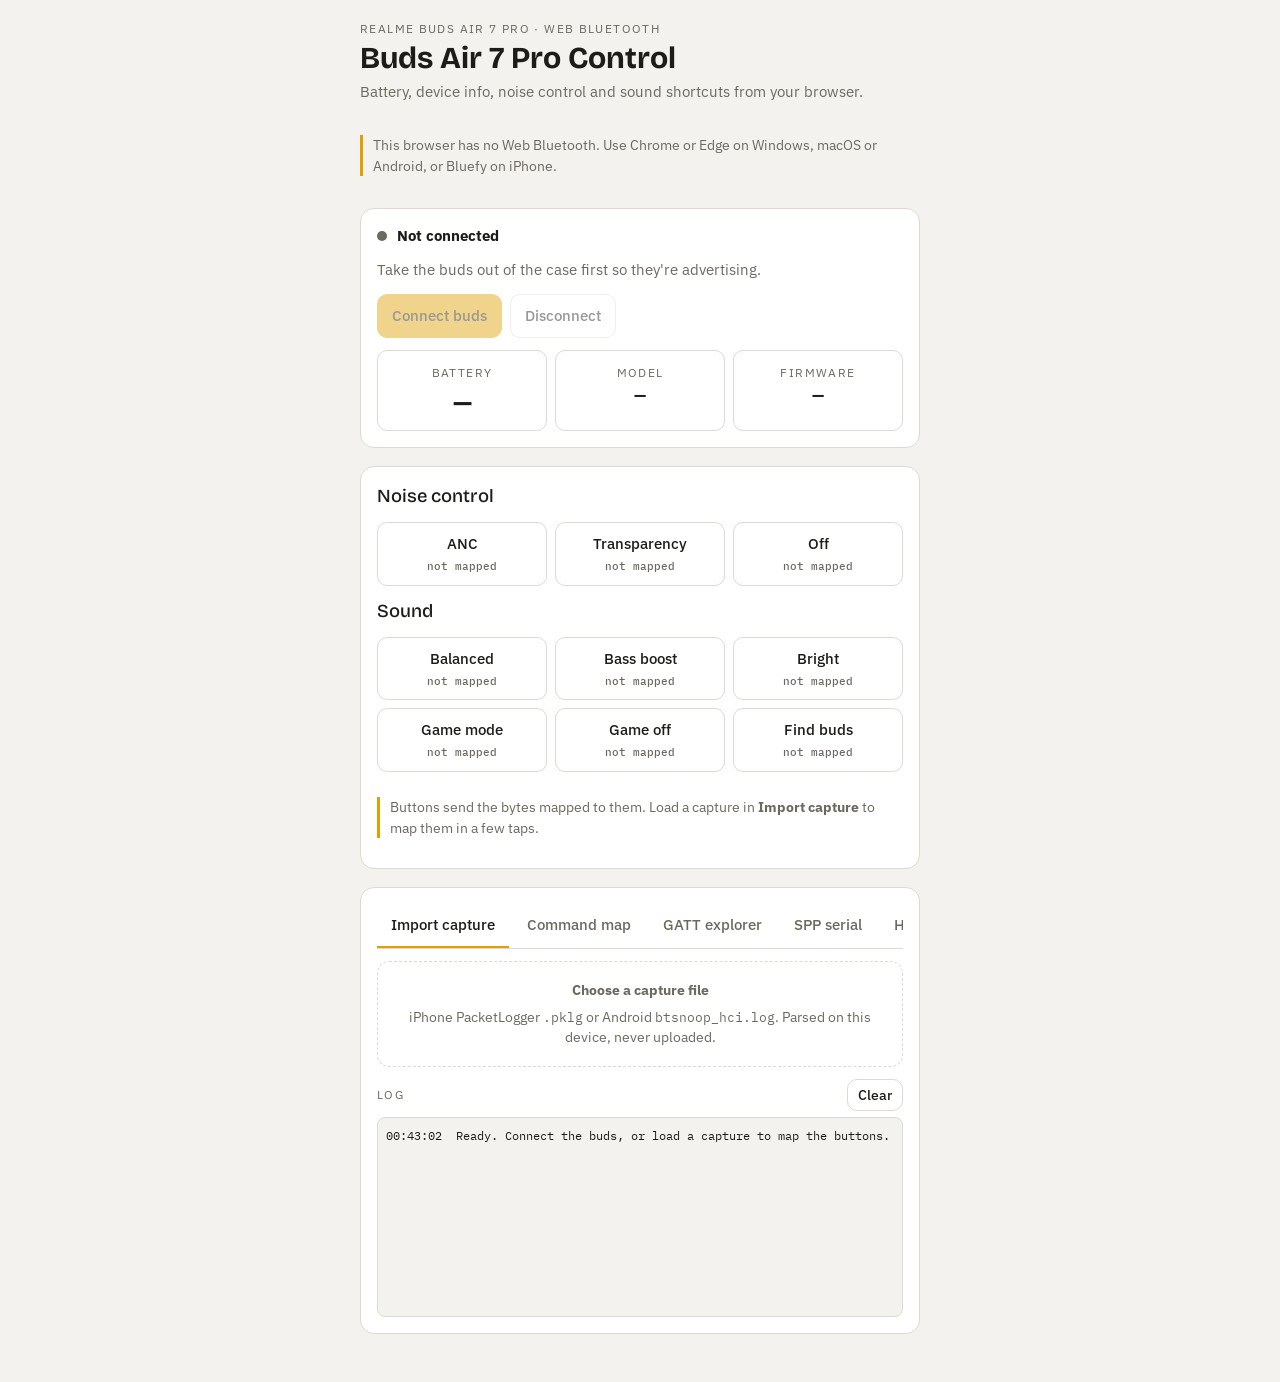
<file: buds/index.html>
<!doctype html>
<html lang="en">
<head>
<meta charset="utf-8">
<meta name="viewport" content="width=device-width, initial-scale=1, viewport-fit=cover">
<title>Buds Air 7 Pro Control</title>
<meta name="description" content="Control realme Buds Air 7 Pro from Chrome, Edge or Bluefy, and map commands from a Bluetooth capture.">
<meta name="theme-color" content="#141412">
<link rel="manifest" href="manifest.webmanifest">
<link rel="icon" href="icon.svg" type="image/svg+xml">
<link rel="apple-touch-icon" href="icon.svg">
<link rel="preconnect" href="https://fonts.googleapis.com">
<link rel="stylesheet" href="https://fonts.googleapis.com/css2?family=Bricolage+Grotesque:opsz,wght@12..96,500;12..96,700&family=IBM+Plex+Sans:wght@400;500;600&family=IBM+Plex+Mono:wght@400;500&display=swap">
<link rel="stylesheet" href="app.css">
</head>
<body>
<main>
  <header style="display:grid;gap:6px">
    <span class="eyebrow">realme Buds Air 7 Pro · Web Bluetooth</span>
    <h1>Buds Air 7 Pro Control</h1>
    <p class="muted" style="margin:0">Battery, device info, noise control and sound shortcuts from your browser.</p>
  </header>

  <p class="note" id="platformNote" hidden></p>

  <section class="card" aria-label="Connection">
    <div class="status"><span class="dot" id="dot"></span><strong id="stateText">Not connected</strong></div>
    <div class="muted" id="devInfo">Take the buds out of the case first so they're advertising.</div>
    <div class="row">
      <button class="primary" id="btnConnect">Connect buds</button>
      <button id="btnDisconnect" disabled>Disconnect</button>
    </div>
    <div class="batt" aria-label="Device">
      <div><span class="eyebrow">Battery</span><b id="battMain">—</b></div>
      <div><span class="eyebrow">Model</span><b id="model" style="font-size:.95rem">—</b></div>
      <div><span class="eyebrow">Firmware</span><b id="fw" style="font-size:.95rem">—</b></div>
    </div>
  </section>

  <section class="card" aria-label="Controls">
    <h2>Noise control</h2>
    <div class="pads" id="padsAnc"></div>
    <h2>Sound</h2>
    <div class="pads" id="padsSound"></div>
    <p class="note">Buttons send the bytes mapped to them. Load a capture in <b>Import capture</b> to map them in a few taps.</p>
  </section>

  <section class="card" aria-label="Tools">
    <div class="tabs" role="tablist">
      <button role="tab" aria-selected="true" data-tab="import">Import capture</button>
      <button role="tab" aria-selected="false" data-tab="map">Command map</button>
      <button role="tab" aria-selected="false" data-tab="explore">GATT explorer</button>
      <button role="tab" aria-selected="false" data-tab="spp">SPP serial</button>
      <button role="tab" aria-selected="false" data-tab="help">How to</button>
    </div>

    <div data-panel="import" style="display:grid;gap:12px">
      <label class="drop" id="drop" for="capFile">
        <strong>Choose a capture file</strong>
        <span class="muted">iPhone PacketLogger <span class="mono">.pklg</span> or Android <span class="mono">btsnoop_hci.log</span>. Parsed on this device, never uploaded.</span>
        <input type="file" id="capFile">
      </label>
      <div id="capResult" hidden style="display:grid;gap:12px">
        <div class="summary">
          <div><b id="capFormat">—</b>format</div>
          <div><b id="capPackets">—</b>packets</div>
          <div><b id="capCmds">—</b>distinct commands sent</div>
        </div>
        <label style="display:flex;gap:8px;align-items:center"><input type="checkbox" id="capRepeatOnly" style="width:auto"> Only show commands sent more than once</label>
        <div class="cmds" id="capList"></div>
      </div>
    </div>

    <div data-panel="map" class="map" hidden>
      <label>Write characteristic UUID (for BLE commands)
        <input class="mono" id="writeChar" placeholder="filled in when you assign from a capture">
      </label>
      <label>Notify characteristic UUID (responses, optional)
        <input class="mono" id="notifyChar">
      </label>
      <label>Transport
        <select id="transport"><option value="ble">BLE (Web Bluetooth)</option><option value="spp">SPP (Web Serial, desktop)</option></select>
      </label>
      <div id="mapRows" class="map"></div>
      <div class="row"><button id="btnSaveMap" class="primary">Save map</button><button id="btnExport">Copy map JSON</button><button id="btnImport">Import JSON</button></div>
      <textarea id="importBox" rows="4" hidden placeholder="Paste map JSON, then press Import JSON again"></textarea>
    </div>

    <div data-panel="explore" hidden>
      <label>Extra service UUIDs to request (comma separated). Browsers only show services listed here.
        <input class="mono" id="extraSvcs" placeholder="0000xxxx-..., 0xfe2c">
      </label>
      <p class="muted" style="margin:6px 0 0">Assigning a command from a capture adds its service automatically when known. Reconnect after changing this list.</p>
      <div id="tree" style="display:grid;gap:10px;margin-top:10px"><p class="muted">Connect to list services and characteristics.</p></div>
    </div>

    <div data-panel="spp" hidden style="display:grid;gap:10px">
      <p class="muted" style="margin:0">Classic Bluetooth serial. Works in Chrome or Edge on Windows, macOS and ChromeOS after the buds are paired in system settings. Not available on iPhone.</p>
      <div class="row"><button id="btnSpp">Open SPP port</button><button id="btnSppClose" disabled>Close</button></div>
      <div class="row"><input class="mono" id="sppHex" placeholder="hex bytes, e.g. AA 07 00 ..." style="flex:1 1 200px"><button id="btnSppSend" disabled>Send</button></div>
    </div>

    <div data-panel="help" hidden style="display:grid;gap:10px">
      <p style="margin:0"><b>Where to run it</b></p>
      <ul style="margin:0;padding-left:20px;display:grid;gap:4px">
        <li><b>iPhone:</b> open this page in the Bluefy app. Safari and Chrome on iPhone can't use Bluetooth.</li>
        <li><b>Windows:</b> Chrome or Edge. Pair the buds in Settings → Bluetooth &amp; devices to use the SPP tab.</li>
        <li><b>Android:</b> Chrome.</li>
      </ul>
      <p style="margin:0"><b>Capture on iPhone + Mac</b></p>
      <ol style="margin:0;padding-left:20px;display:grid;gap:4px">
        <li>Install Apple's Bluetooth logging profile on the iPhone (developer.apple.com/bug-reporting/profiles-and-logs) and restart.</li>
        <li>On the Mac, open PacketLogger from Additional Tools for Xcode → File → New iOS Trace, with the iPhone plugged in.</li>
        <li>In realme Link tap ANC → Transparency → Off, about 10 s apart, then repeat once.</li>
        <li>Save the <span class="mono">.pklg</span>, copy it to this device, and load it in Import capture.</li>
      </ol>
      <p style="margin:0"><b>Capture on Android</b></p>
      <ol style="margin:0;padding-left:20px;display:grid;gap:4px">
        <li>Developer options → Enable Bluetooth HCI snoop log → Enabled, then toggle Bluetooth.</li>
        <li>Do the same tap sequence in realme Link.</li>
        <li>Developer options → Take bug report. In the zip, find <span class="mono">btsnoop_hci.log</span>.</li>
      </ol>
      <p class="muted" style="margin:0">Windows can't record the phone's traffic, but it can open the capture file here and run the controls.</p>
    </div>

    <div style="display:grid;gap:6px">
      <div class="row" style="justify-content:space-between"><span class="eyebrow">Log</span><button class="small" id="btnClear">Clear</button></div>
      <div class="log" id="log" aria-live="polite"></div>
    </div>
  </section>
</main>
<script src="parser.js"></script>
<script src="app.js"></script>
</body>
</html>
</file>
<file: buds/app.css>
[hidden]{display:none!important}
/* Layout: single-column phone console — status card, control pads, then advanced tools in tabs */
:root{
  --bg:#f3f2ee; --surface:#ffffff; --line:#dcdad2; --fg:#1d1c19; --muted:#6b6960;
  --accent:#e0a100; --accent-ink:#1d1c19; --good:#2f8a4e; --bad:#c2412d;
  --display:"Bricolage Grotesque",ui-sans-serif,system-ui,sans-serif;
  --body:"IBM Plex Sans",ui-sans-serif,system-ui,sans-serif;
  --mono:"IBM Plex Mono",ui-monospace,Menlo,Consolas,monospace;
}
@media (prefers-color-scheme:dark){:root:not([data-theme="light"]){
  --bg:#141412; --surface:#1e1d1a; --line:#34322d; --fg:#eeece6; --muted:#9a978c;
  --accent:#f2bc2a; --accent-ink:#141412; --good:#5cc27f; --bad:#ef7660; color-scheme:dark}}
:root[data-theme="dark"]{
  --bg:#141412; --surface:#1e1d1a; --line:#34322d; --fg:#eeece6; --muted:#9a978c;
  --accent:#f2bc2a; --accent-ink:#141412; --good:#5cc27f; --bad:#ef7660; color-scheme:dark}
*{box-sizing:border-box}
html,body{background:var(--bg);color:var(--fg)}
body{font-family:var(--body);font-size:15px;line-height:1.5;margin:0;padding:20px 16px 48px}
main{max-width:560px;margin:0 auto;display:grid;gap:18px}
h1{font-family:var(--display);font-weight:700;font-size:1.9rem;line-height:1.05;margin:0;text-wrap:balance}
h2{font-family:var(--display);font-weight:500;font-size:1.15rem;margin:0}
.eyebrow{font-size:.72rem;letter-spacing:.12em;text-transform:uppercase;color:var(--muted)}
.muted{color:var(--muted)}
.card{background:var(--surface);border:1px solid var(--line);border-radius:14px;padding:16px;display:grid;gap:12px;min-width:0}
.row{display:flex;flex-wrap:wrap;gap:8px;align-items:center}
button{font:inherit;font-weight:500;border:1px solid var(--line);background:var(--surface);color:var(--fg);
  border-radius:10px;padding:10px 14px;cursor:pointer;min-height:44px}
button:hover{border-color:var(--fg)}
button:focus-visible,input:focus-visible,select:focus-visible,textarea:focus-visible{outline:2px solid var(--accent);outline-offset:2px}
button.primary{background:var(--accent);color:var(--accent-ink);border-color:var(--accent)}
button.on{background:var(--fg);color:var(--bg);border-color:var(--fg)}
button:disabled{opacity:.45;cursor:not-allowed}
button.small{min-height:32px;padding:4px 10px;font-size:.85rem}
input,select,textarea{font:inherit;background:var(--bg);color:var(--fg);border:1px solid var(--line);border-radius:8px;padding:8px 10px;width:100%;min-width:0}
textarea,input.mono,.mono{font-family:var(--mono);font-size:.82rem}
label{display:grid;gap:4px;font-size:.85rem;color:var(--muted)}
.status{display:flex;align-items:center;gap:10px}
.dot{width:10px;height:10px;border-radius:50%;background:var(--muted);flex:none}
.dot.ok{background:var(--good)} .dot.err{background:var(--bad)}
.batt{display:grid;grid-template-columns:repeat(3,1fr);gap:8px}
.batt div{border:1px solid var(--line);border-radius:10px;padding:10px;text-align:center}
.batt b{display:block;font-family:var(--display);font-size:1.5rem;font-variant-numeric:tabular-nums}
.pads{display:grid;grid-template-columns:repeat(3,1fr);gap:8px}
.pads button{display:grid;gap:2px;justify-items:center;padding:10px 6px}
.pads small{font-size:.7rem;color:var(--muted);font-family:var(--mono)}
.pads button.on small{color:var(--bg)}
.tabs{display:flex;gap:4px;border-bottom:1px solid var(--line)}
.tabs button{border:none;border-bottom:2px solid transparent;border-radius:0;background:none;color:var(--muted)}
.tabs button[aria-selected="true"]{color:var(--fg);border-bottom-color:var(--accent)}
.log{font-family:var(--mono);font-size:.78rem;background:var(--bg);border:1px solid var(--line);border-radius:8px;
  padding:8px;height:200px;overflow:auto;white-space:pre-wrap;word-break:break-all}
.log .tx{color:var(--accent)} .log .rx{color:var(--good)} .log .er{color:var(--bad)}
.svc{border-top:1px solid var(--line);padding-top:10px;display:grid;gap:6px;min-width:0}
.chr{display:grid;gap:6px;padding:8px;border:1px dashed var(--line);border-radius:8px;min-width:0}
.uuid{font-family:var(--mono);font-size:.76rem;word-break:break-all}
.map{display:grid;gap:8px}
.map .row > *{flex:1 1 140px}
.note{font-size:.85rem;border-left:3px solid var(--accent);padding-left:10px;color:var(--muted)}
@media (prefers-reduced-motion:reduce){*{transition:none!important}}
.drop{border:1.5px dashed var(--line);border-radius:12px;padding:18px;text-align:center;display:grid;gap:6px;cursor:pointer}
.drop.over{border-color:var(--accent)}
.drop input{display:none}
.cmds{display:grid;gap:8px}
.cmd{display:grid;gap:6px;padding:10px;border:1px solid var(--line);border-radius:10px;min-width:0}
.cmd .meta{display:flex;flex-wrap:wrap;gap:6px 12px;font-size:.78rem;color:var(--muted)}
.cmd .hexv{font-family:var(--mono);font-size:.82rem;word-break:break-all}
.chip{display:inline-block;font-size:.7rem;padding:1px 7px;border-radius:99px;border:1px solid var(--line);font-family:var(--mono)}
.chip.rep{border-color:var(--accent);color:var(--fg)}
.cmd .row select{flex:1 1 150px}
.summary{display:grid;grid-template-columns:repeat(3,1fr);gap:8px}
.summary div{font-size:.78rem;color:var(--muted)}
.summary b{display:block;font-size:1.1rem;color:var(--fg);font-variant-numeric:tabular-nums}
.tabs{overflow-x:auto;scrollbar-width:none}
.tabs button{white-space:nowrap;flex:none}
</file>
